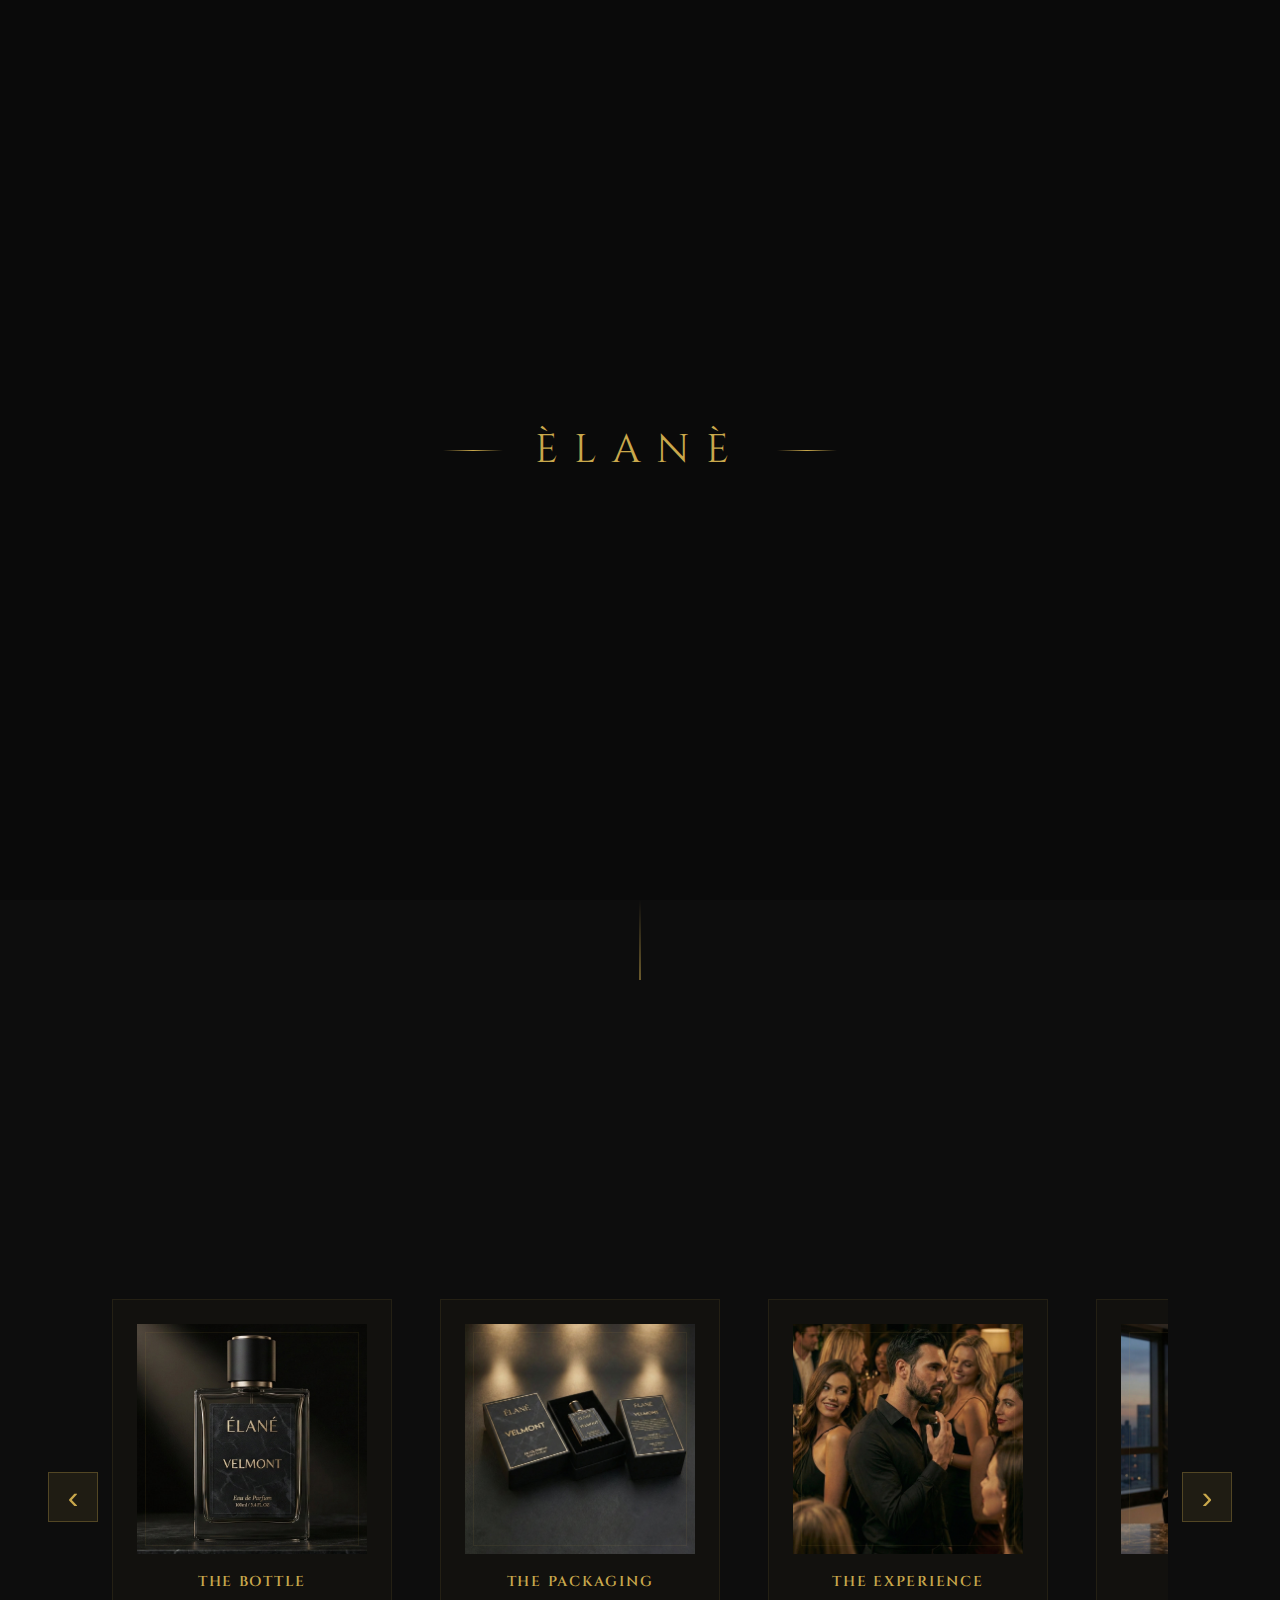
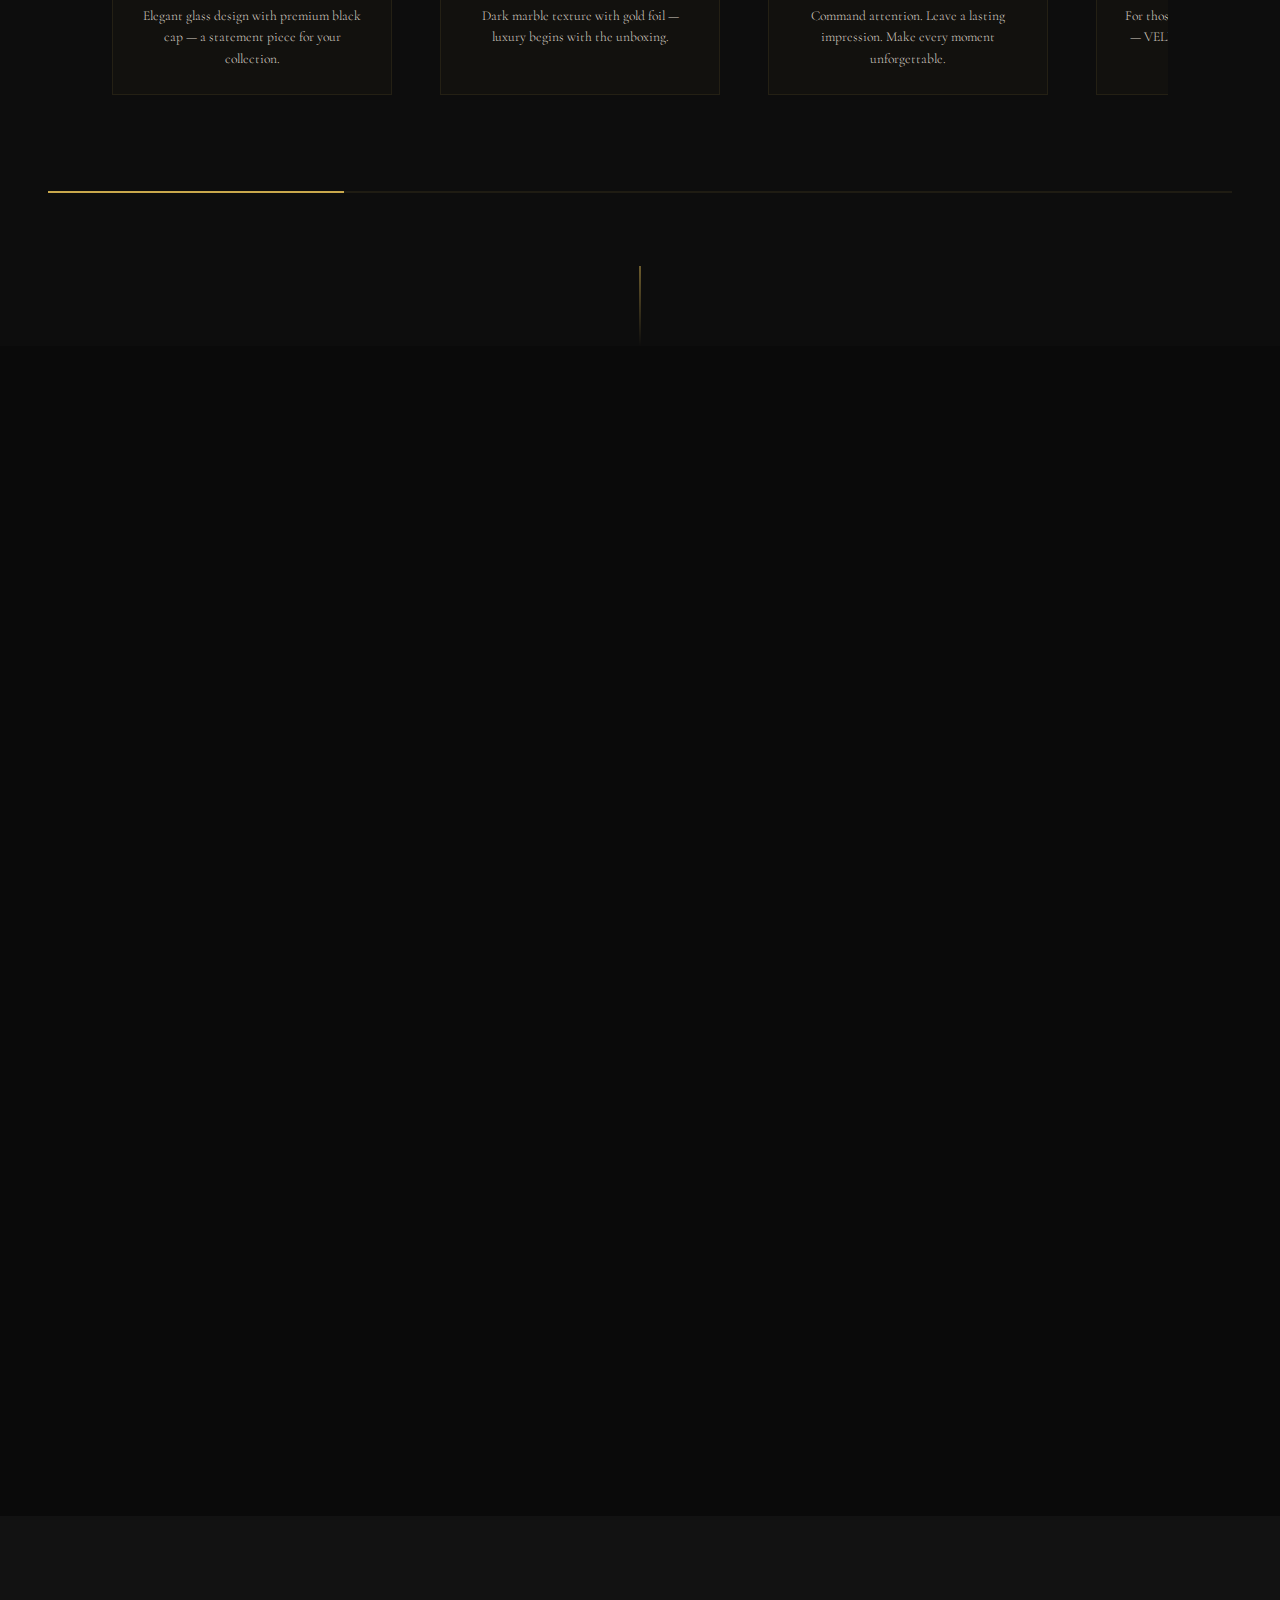
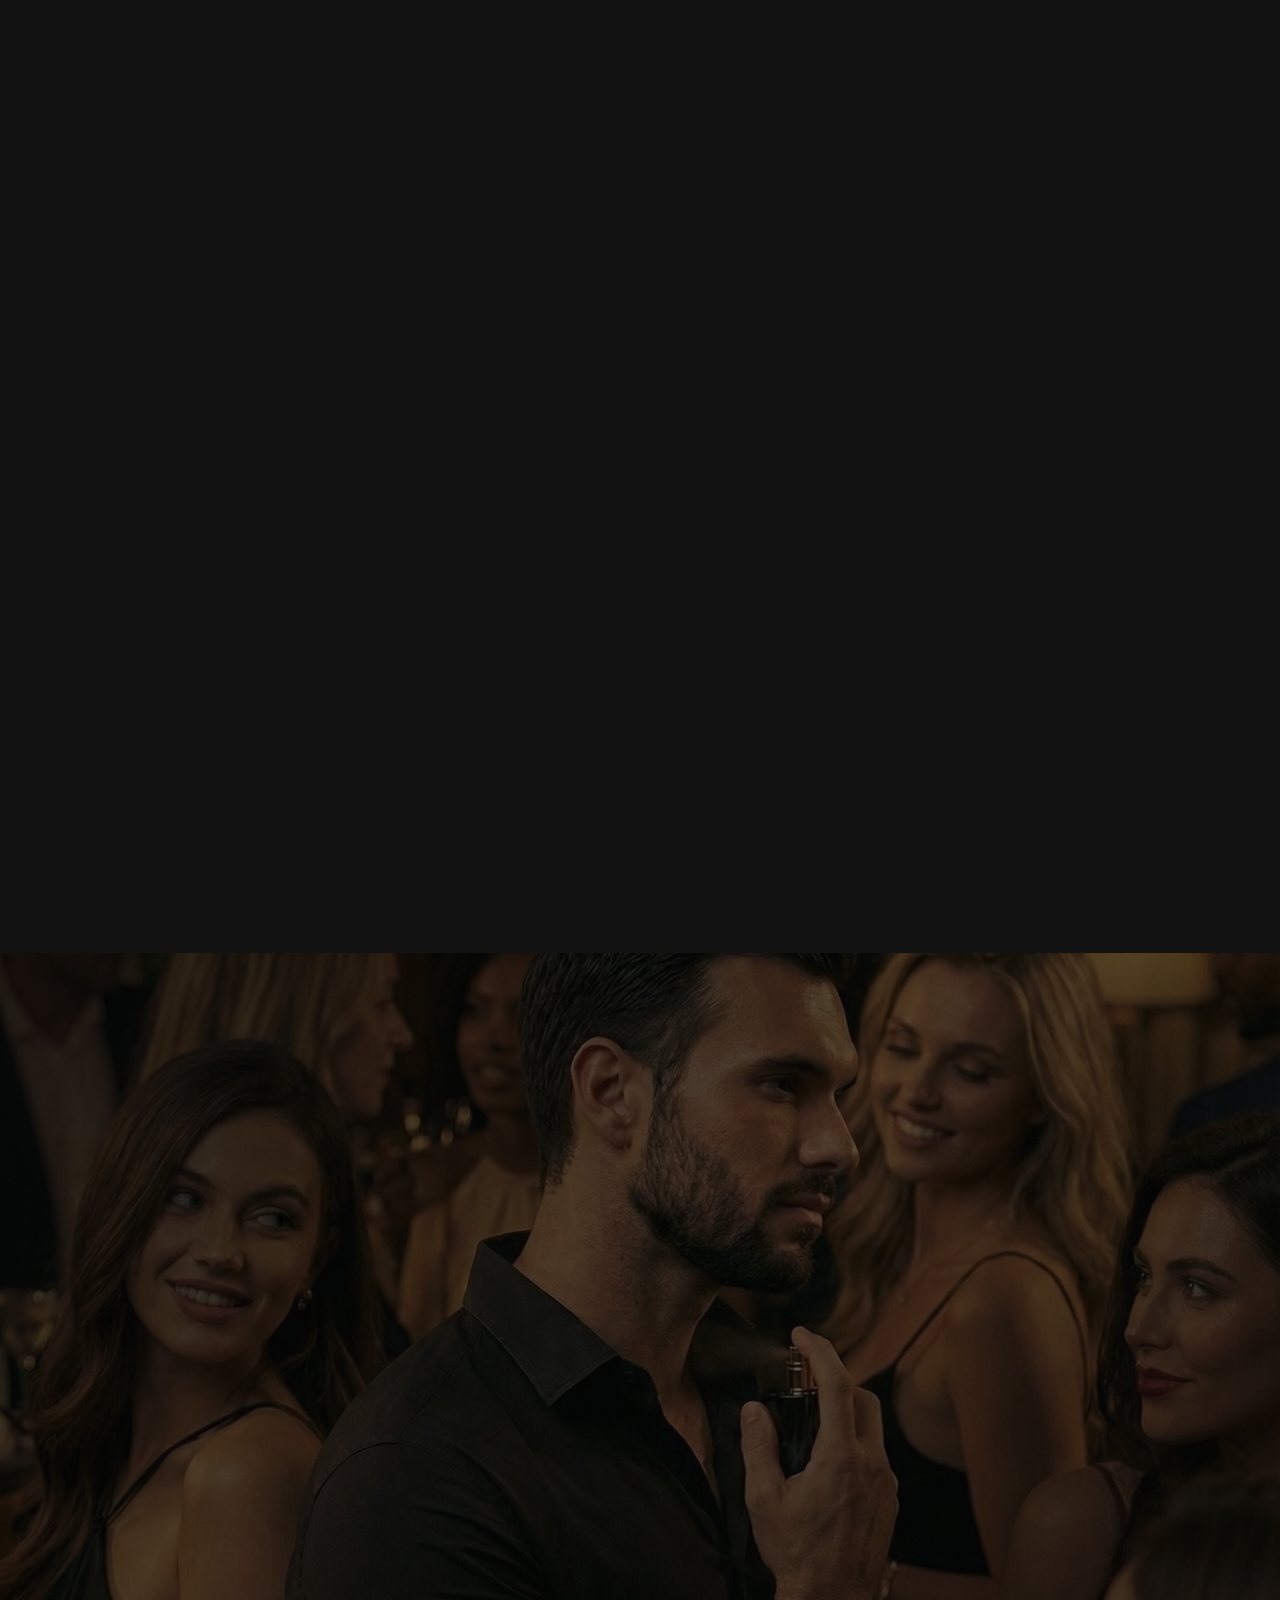
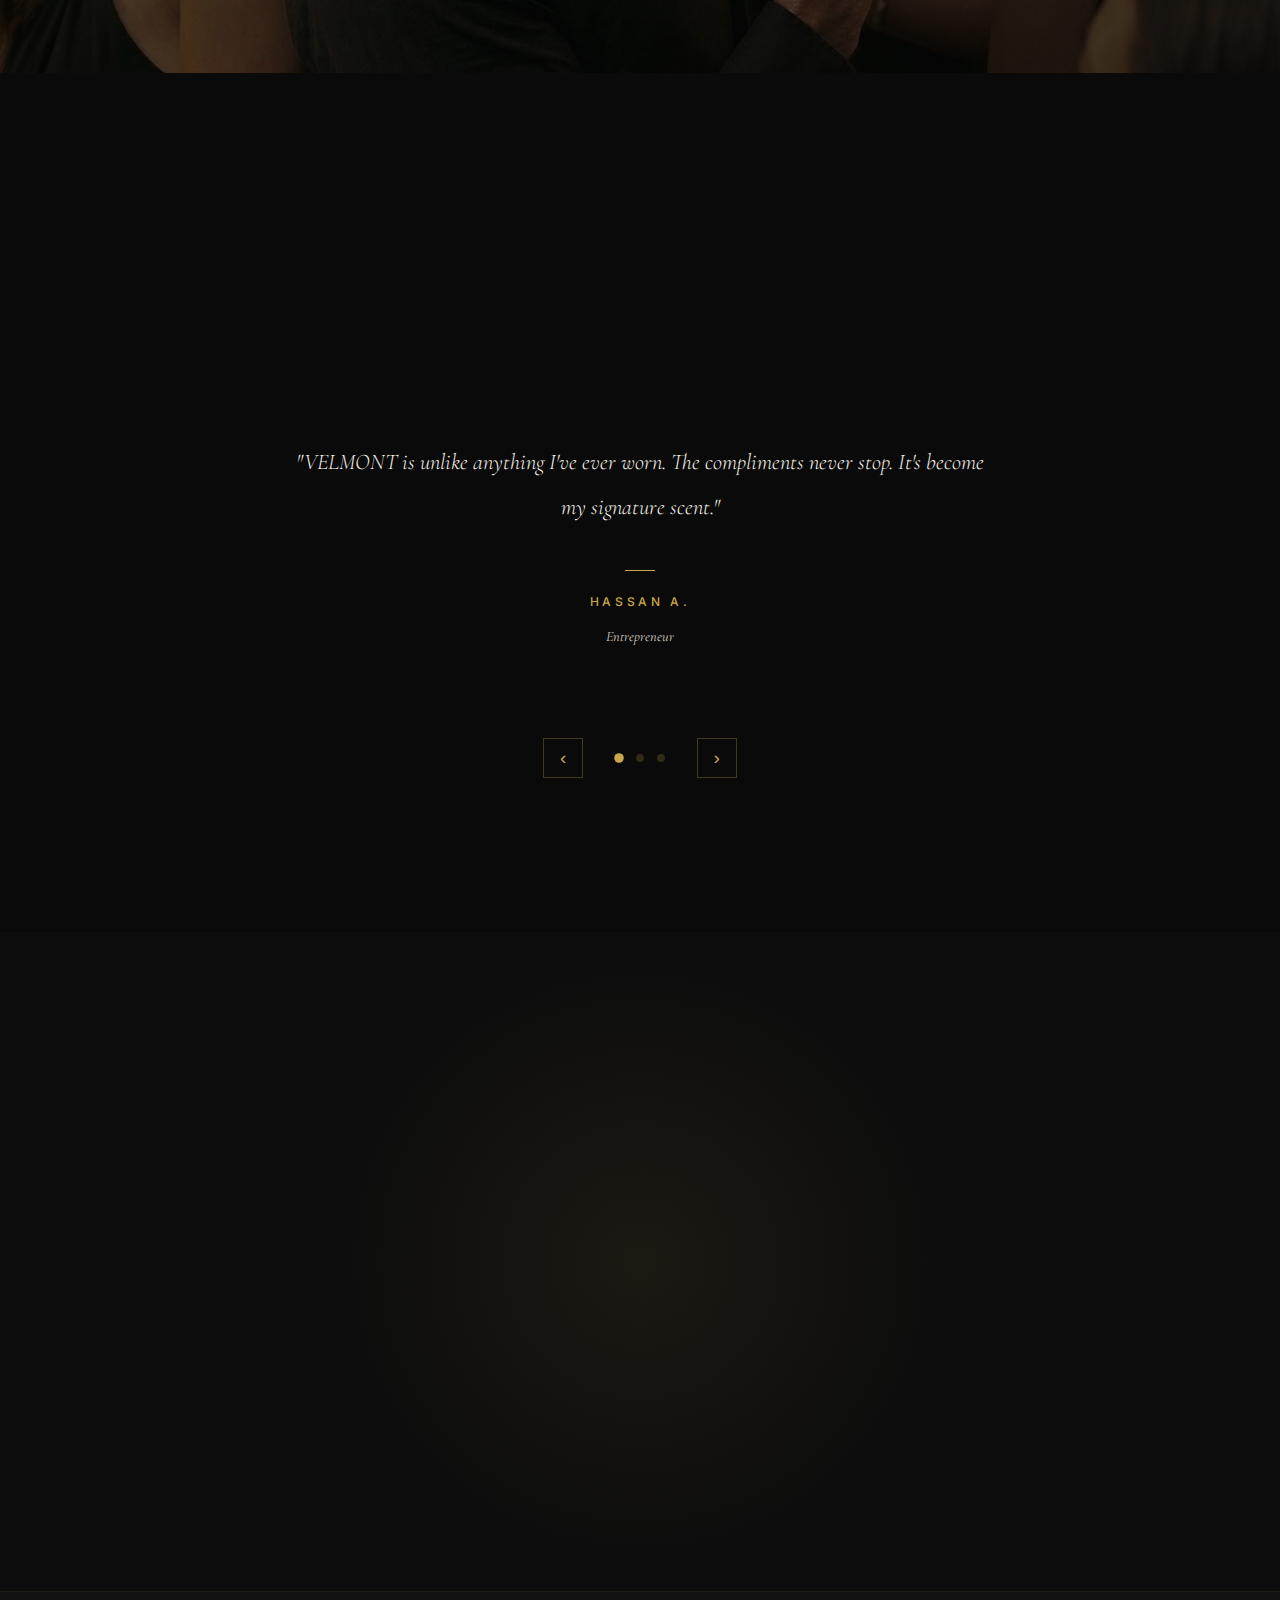
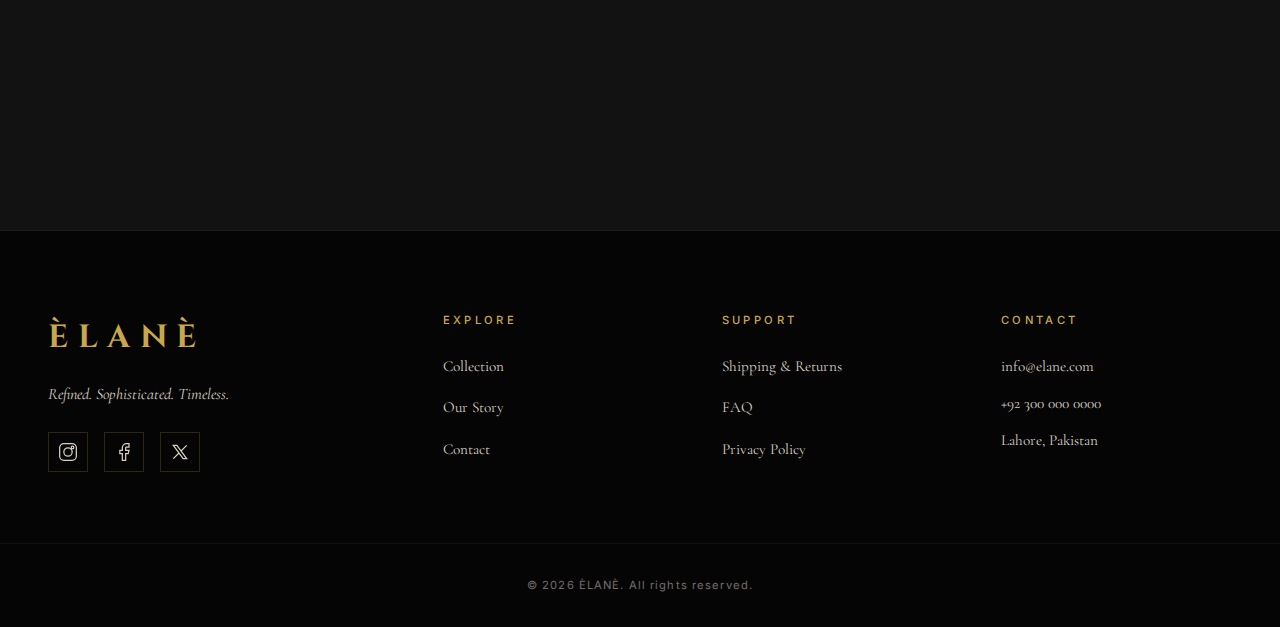
<file: index.html>
<!DOCTYPE html>
<html lang="en">

<head>
    <meta charset="UTF-8">
    <meta name="viewport" content="width=device-width, initial-scale=1.0">
    <title>ÈLANÈ — Premium Fragrances | Refined Luxury</title>
    <meta name="description"
        content="ÈLANÈ — A refined composition of citrus brightness, warm woods, and deep musky accords. Crafted for the modern connoisseur.">
    <link rel="stylesheet" href="style.css?v=2">
    <!-- Mobile navbar fix v2 -->
    <link rel="preconnect" href="https://fonts.googleapis.com">
    <link rel="preconnect" href="https://fonts.gstatic.com" crossorigin>
    <link
        href="https://fonts.googleapis.com/css2?family=Cinzel:wght@400;500;600;700;800;900&family=Cormorant+Garamond:ital,wght@0,300;0,400;0,500;0,600;1,300;1,400;1,500&family=Inter:wght@200;300;400;500;600&display=swap"
        rel="stylesheet">
</head>

<body>

    <!-- Preloader -->
    <div class="preloader" id="preloader">
        <div class="preloader-inner">
            <div class="preloader-line"></div>
            <span class="preloader-text">ÈLANÈ</span>
            <div class="preloader-line"></div>
        </div>
    </div>

    <!-- Custom Cursor -->
    <div class="cursor-dot" id="cursorDot"></div>
    <div class="cursor-outline" id="cursorOutline"></div>

    <!-- Navigation -->
    <nav class="nav" id="mainNav" style="position:fixed;top:0;left:0;right:0;z-index:9999;">
        <div class="nav-container">
            <a href="index.html" class="logo"
                style="color:#C9A84C;font-size:1.5rem;font-weight:700;text-decoration:none;letter-spacing:0.35em;">ÈLANÈ</a>
            <div class="nav-links" id="navLinks">
                <a href="index.html" class="nav-link active">HOME</a>
                <a href="collection.html" class="nav-link">COLLECTION</a>
                <a href="about.html" class="nav-link">OUR STORY</a>
                <a href="contact.html" class="nav-link">CONTACT</a>
            </div>
            <div class="nav-actions">
                <a href="collection.html" class="nav-cta">SHOP NOW</a>
                <div class="hamburger" id="hamburger">
                    <span style="width:24px;height:2px;background:#C9A84C;display:block;"></span>
                    <span style="width:24px;height:2px;background:#C9A84C;display:block;"></span>
                    <span style="width:24px;height:2px;background:#C9A84C;display:block;"></span>
                </div>
            </div>
        </div>
    </nav>

    <!-- Mobile Menu Overlay -->
    <div class="mobile-overlay" id="mobileOverlay"></div>

    <!-- Hero Section with Slider -->
    <section class="hero" id="home">
        <div class="hero-slider" id="heroSlider">
            <div class="hero-slide active">
                <picture>
                    <source media="(max-width: 768px)" srcset="h1m.png">
                    <source media="(min-width: 769px)" srcset="h1.png">
                    <img src="h1.png" alt="ÈLANÈ VELMONT — Premium Fragrance" class="hero-image">
                </picture>
                <div class="hero-overlay"></div>
            </div>
            <div class="hero-slide">
                <picture>
                    <source media="(max-width: 768px)" srcset="h2m.png">
                    <source media="(min-width: 769px)" srcset="h2.png">
                    <img src="h2.png" alt="ÈLANÈ Experience" class="hero-image">
                </picture>
                <div class="hero-overlay"></div>
            </div>
            <div class="hero-slide">
                <picture>
                    <source media="(max-width: 768px)" srcset="h3m.png">
                    <source media="(min-width: 769px)" srcset="h3.png">
                    <img src="h3.png" alt="ÈLANÈ Lifestyle" class="hero-image">
                </picture>
                <div class="hero-overlay"></div>
            </div>
        </div>
        <div class="hero-particles" id="heroParticles"></div>
        <a href="collection.html" class="hero-experience-btn">EXPERIENCE</a>
        <div class="hero-slider-dots" id="heroSliderDots">
            <span class="hero-dot active" data-slide="0"></span>
            <span class="hero-dot" data-slide="1"></span>
            <span class="hero-dot" data-slide="2"></span>
        </div>
    </section>

    <!-- Product Slider Section -->
    <section class="product-slider-section" id="productSlider">
        <div class="container">
            <div class="section-header reveal-up">
                <span class="section-label">SIGNATURE COLLECTION</span>
                <h2 class="section-title">Crafted to Perfection</h2>
                <div class="title-underline"></div>
            </div>
            <div class="product-slider-wrapper">
                <button class="slider-nav prev" id="productSliderPrev" aria-label="Previous product">‹</button>
                <div class="product-slider-track" id="productSliderTrack">
                    <div class="product-slide">
                        <div class="product-slide-image">
                            <img src="bottle.png" alt="VELMONT Bottle">
                        </div>
                        <div class="product-slide-content">
                            <h3 class="product-slide-title">THE BOTTLE</h3>
                            <p class="product-slide-desc">Elegant glass design with premium black cap — a statement
                                piece for your collection.</p>
                        </div>
                    </div>
                    <div class="product-slide">
                        <div class="product-slide-image">
                            <img src="box.png" alt="VELMONT Packaging">
                        </div>
                        <div class="product-slide-content">
                            <h3 class="product-slide-title">THE PACKAGING</h3>
                            <p class="product-slide-desc">Dark marble texture with gold foil — luxury begins with the
                                unboxing.</p>
                        </div>
                    </div>
                    <div class="product-slide">
                        <div class="product-slide-image">
                            <img src="ad.png" alt="VELMONT Experience">
                        </div>
                        <div class="product-slide-content">
                            <h3 class="product-slide-title">THE EXPERIENCE</h3>
                            <p class="product-slide-desc">Command attention. Leave a lasting impression. Make every
                                moment unforgettable.</p>
                        </div>
                    </div>
                    <div class="product-slide">
                        <div class="product-slide-image">
                            <img src="experience.png" alt="VELMONT Lifestyle">
                        </div>
                        <div class="product-slide-content">
                            <h3 class="product-slide-title">THE LIFESTYLE</h3>
                            <p class="product-slide-desc">For those who appreciate the finer things — VELMONT is more
                                than a fragrance.</p>
                        </div>
                    </div>
                </div>
                <button class="slider-nav next" id="productSliderNext" aria-label="Next product">›</button>
            </div>
            <div class="product-slider-progress" id="productSliderProgress">
                <div class="progress-bar"></div>
            </div>
        </div>
    </section>

    <!-- Product Showcase -->
    <section class="showcase" id="collection">
        <div class="container">
            <div class="section-header reveal-up">
                <span class="section-label">THE COLLECTION</span>
                <h2 class="section-title">Artistry in Every Detail</h2>
                <div class="title-underline"></div>
            </div>
            <div class="showcase-grid">
                <div class="showcase-card reveal-up" data-delay="0">
                    <div class="card-image-wrapper">
                        <img src="bottle.png" alt="ÈLANÈ VELMONT Bottle" class="card-image">
                        <div class="card-overlay">
                            <span class="card-overlay-text">VIEW DETAILS</span>
                        </div>
                    </div>
                    <div class="card-content">
                        <span class="card-label">THE BOTTLE</span>
                        <h3 class="card-title">VELMONT</h3>
                        <p class="card-desc">Eau de Parfum · 100ml</p>
                    </div>
                </div>
                <div class="showcase-card reveal-up" data-delay="200">
                    <div class="card-image-wrapper">
                        <img src="box.png" alt="ÈLANÈ VELMONT Packaging" class="card-image">
                        <div class="card-overlay">
                            <span class="card-overlay-text">VIEW DETAILS</span>
                        </div>
                    </div>
                    <div class="card-content">
                        <span class="card-label">THE PACKAGING</span>
                        <h3 class="card-title">Luxury Unboxed</h3>
                        <p class="card-desc">Premium presentation box</p>
                    </div>
                </div>
                <div class="showcase-card reveal-up" data-delay="400">
                    <div class="card-image-wrapper">
                        <img src="ad.png" alt="ÈLANÈ VELMONT Campaign" class="card-image">
                        <div class="card-overlay">
                            <span class="card-overlay-text">VIEW DETAILS</span>
                        </div>
                    </div>
                    <div class="card-content">
                        <span class="card-label">THE EXPERIENCE</span>
                        <h3 class="card-title">Command Attention</h3>
                        <p class="card-desc">Make every moment memorable</p>
                    </div>
                </div>
            </div>
        </div>
    </section>

    <!-- Scent Profile Section -->
    <section class="scent-profile" id="scentProfile">
        <div class="container">
            <div class="scent-grid">
                <div class="scent-image-wrapper reveal-left">
                    <img src="experience.png" alt="VELMONT Experience" class="scent-image">
                    <div class="scent-image-border"></div>
                </div>
                <div class="scent-details reveal-right">
                    <span class="section-label">THE FRAGRANCE</span>
                    <h2 class="section-title">VELMONT</h2>
                    <p class="scent-subtitle">Eau de Parfum</p>
                    <div class="title-underline align-left"></div>
                    <div class="notes-list">
                        <div class="note-item">
                            <div class="note-icon">◇</div>
                            <div class="note-info">
                                <span class="note-label">TOP NOTES</span>
                                <span class="note-value">Citrus Brightness · Bergamot · Pink Pepper</span>
                            </div>
                        </div>
                        <div class="note-item">
                            <div class="note-icon">◇</div>
                            <div class="note-info">
                                <span class="note-label">HEART NOTES</span>
                                <span class="note-value">Warm Woods · Iris · Amber</span>
                            </div>
                        </div>
                        <div class="note-item">
                            <div class="note-icon">◇</div>
                            <div class="note-info">
                                <span class="note-label">BASE NOTES</span>
                                <span class="note-value">Deep Musky Accords · Vetiver · Oud</span>
                            </div>
                        </div>
                    </div>
                    <div class="scent-meta">
                        <span>100ml / 3.4 FL.OZ</span>
                        <span class="meta-divider">|</span>
                        <span>Made in Pakistan</span>
                    </div>
                    <a href="collection.html" class="btn-gold">EXPLORE COLLECTION</a>
                </div>
            </div>
        </div>
    </section>

    <!-- Lifestyle Cinematic Section -->
    <section class="lifestyle">
        <div class="lifestyle-bg">
            <img src="ad.png" alt="ÈLANÈ Lifestyle" class="lifestyle-image">
            <div class="lifestyle-overlay"></div>
        </div>
        <div class="lifestyle-content reveal-up">
            <span class="section-label light">THE ESSENCE</span>
            <h2 class="lifestyle-title">Wear Your Confidence</h2>
            <p class="lifestyle-text">Every spray is a statement. Every moment, unforgettable. ÈLANÈ VELMONT is not just
                a fragrance — it's an aura that commands attention and leaves a lasting impression.</p>
            <a href="about.html" class="btn-outline-light">DISCOVER OUR STORY</a>
        </div>
    </section>

    <!-- Testimonials -->
    <section class="testimonials" id="testimonials">
        <div class="container">
            <div class="section-header reveal-up">
                <span class="section-label">TESTIMONIALS</span>
                <h2 class="section-title">What They Say</h2>
                <div class="title-underline"></div>
            </div>
            <div class="testimonial-slider" id="testimonialSlider">
                <div class="testimonial-track" id="testimonialTrack">
                    <div class="testimonial-card active">
                        <div class="testimonial-quote">"VELMONT is unlike anything I've ever worn. The compliments never
                            stop. It's become my signature scent."</div>
                        <div class="testimonial-author">
                            <div class="author-line"></div>
                            <span class="author-name">HASSAN A.</span>
                            <span class="author-title">Entrepreneur</span>
                        </div>
                    </div>
                    <div class="testimonial-card">
                        <div class="testimonial-quote">"From the packaging to the last note, everything about ÈLANÈ
                            screams luxury. Worth every penny."</div>
                        <div class="testimonial-author">
                            <div class="author-line"></div>
                            <span class="author-name">SARAH K.</span>
                            <span class="author-title">Fashion Designer</span>
                        </div>
                    </div>
                    <div class="testimonial-card">
                        <div class="testimonial-quote">"I've tried countless premium fragrances, but VELMONT stands in a
                            league of its own. Truly refined."</div>
                        <div class="testimonial-author">
                            <div class="author-line"></div>
                            <span class="author-name">AHMED R.</span>
                            <span class="author-title">Creative Director</span>
                        </div>
                    </div>
                </div>
                <div class="testimonial-controls">
                    <button class="testimonial-btn prev" id="prevTestimonial"
                        aria-label="Previous testimonial">‹</button>
                    <div class="testimonial-dots" id="testimonialDots">
                        <span class="dot active"></span>
                        <span class="dot"></span>
                        <span class="dot"></span>
                    </div>
                    <button class="testimonial-btn next" id="nextTestimonial" aria-label="Next testimonial">›</button>
                </div>
            </div>
        </div>
    </section>

    <!-- CTA Section -->
    <section class="cta-section">
        <div class="cta-glow"></div>
        <div class="container">
            <div class="cta-content reveal-up">
                <span class="section-label">LIMITED EDITION</span>
                <h2 class="cta-title">Experience ÈLANÈ</h2>
                <p class="cta-text">Reserve your bottle of refined luxury. Join the distinguished few who wear VELMONT.
                </p>
                <div class="cta-buttons">
                    <a href="collection.html" class="btn-gold large">ORDER NOW</a>
                    <a href="about.html" class="btn-outline large">LEARN MORE</a>
                </div>
            </div>
        </div>
    </section>

    <!-- Newsletter -->
    <section class="newsletter">
        <div class="container">
            <div class="newsletter-wrapper reveal-up">
                <div class="newsletter-content">
                    <h3 class="newsletter-title">Join the Inner Circle</h3>
                    <p class="newsletter-text">Be the first to discover new fragrances, exclusive offers, and
                        behind-the-scenes stories.</p>
                </div>
                <form class="newsletter-form" id="newsletterForm">
                    <div class="input-group">
                        <input type="email" placeholder="Your email address" class="newsletter-input" required>
                        <button type="submit" class="newsletter-btn">SUBSCRIBE</button>
                    </div>
                </form>
            </div>
        </div>
    </section>

    <!-- Footer -->
    <footer class="footer">
        <div class="container">
            <div class="footer-grid">
                <div class="footer-brand">
                    <h3 class="footer-logo">ÈLANÈ</h3>
                    <p class="footer-tagline">Refined. Sophisticated. Timeless.</p>
                    <div class="footer-social">
                        <a href="#" class="social-link" aria-label="Instagram">
                            <svg width="20" height="20" viewBox="0 0 24 24" fill="none" stroke="currentColor"
                                stroke-width="1.5">
                                <rect x="2" y="2" width="20" height="20" rx="5" />
                                <circle cx="12" cy="12" r="5" />
                                <circle cx="17.5" cy="6.5" r="1.5" />
                            </svg>
                        </a>
                        <a href="#" class="social-link" aria-label="Facebook">
                            <svg width="20" height="20" viewBox="0 0 24 24" fill="none" stroke="currentColor"
                                stroke-width="1.5">
                                <path d="M18 2h-3a5 5 0 0 0-5 5v3H7v4h3v8h4v-8h3l1-4h-4V7a1 1 0 0 1 1-1h3z" />
                            </svg>
                        </a>
                        <a href="#" class="social-link" aria-label="Twitter">
                            <svg width="20" height="20" viewBox="0 0 24 24" fill="none" stroke="currentColor"
                                stroke-width="1.5">
                                <path d="M4 4l11.733 16h4.267l-11.733 -16h-4.267z" />
                                <path d="M4 20l6.768 -6.768m2.46 -2.46l6.772 -6.772" />
                            </svg>
                        </a>
                    </div>
                </div>
                <div class="footer-column">
                    <h4 class="footer-heading">EXPLORE</h4>
                    <a href="collection.html" class="footer-link">Collection</a>
                    <a href="about.html" class="footer-link">Our Story</a>
                    <a href="contact.html" class="footer-link">Contact</a>
                </div>
                <div class="footer-column">
                    <h4 class="footer-heading">SUPPORT</h4>
                    <a href="contact.html" class="footer-link">Shipping & Returns</a>
                    <a href="contact.html" class="footer-link">FAQ</a>
                    <a href="contact.html" class="footer-link">Privacy Policy</a>
                </div>
                <div class="footer-column">
                    <h4 class="footer-heading">CONTACT</h4>
                    <p class="footer-info">info@elane.com</p>
                    <p class="footer-info">+92 300 000 0000</p>
                    <p class="footer-info">Lahore, Pakistan</p>
                </div>
            </div>
        </div>
        <div class="footer-bottom">
            <div class="container">
                <p>&copy; 2026 ÈLANÈ. All rights reserved.</p>
            </div>
        </div>
    </footer>

    <script src="script.js?v=2"></script>
</body>

</html>
</file>
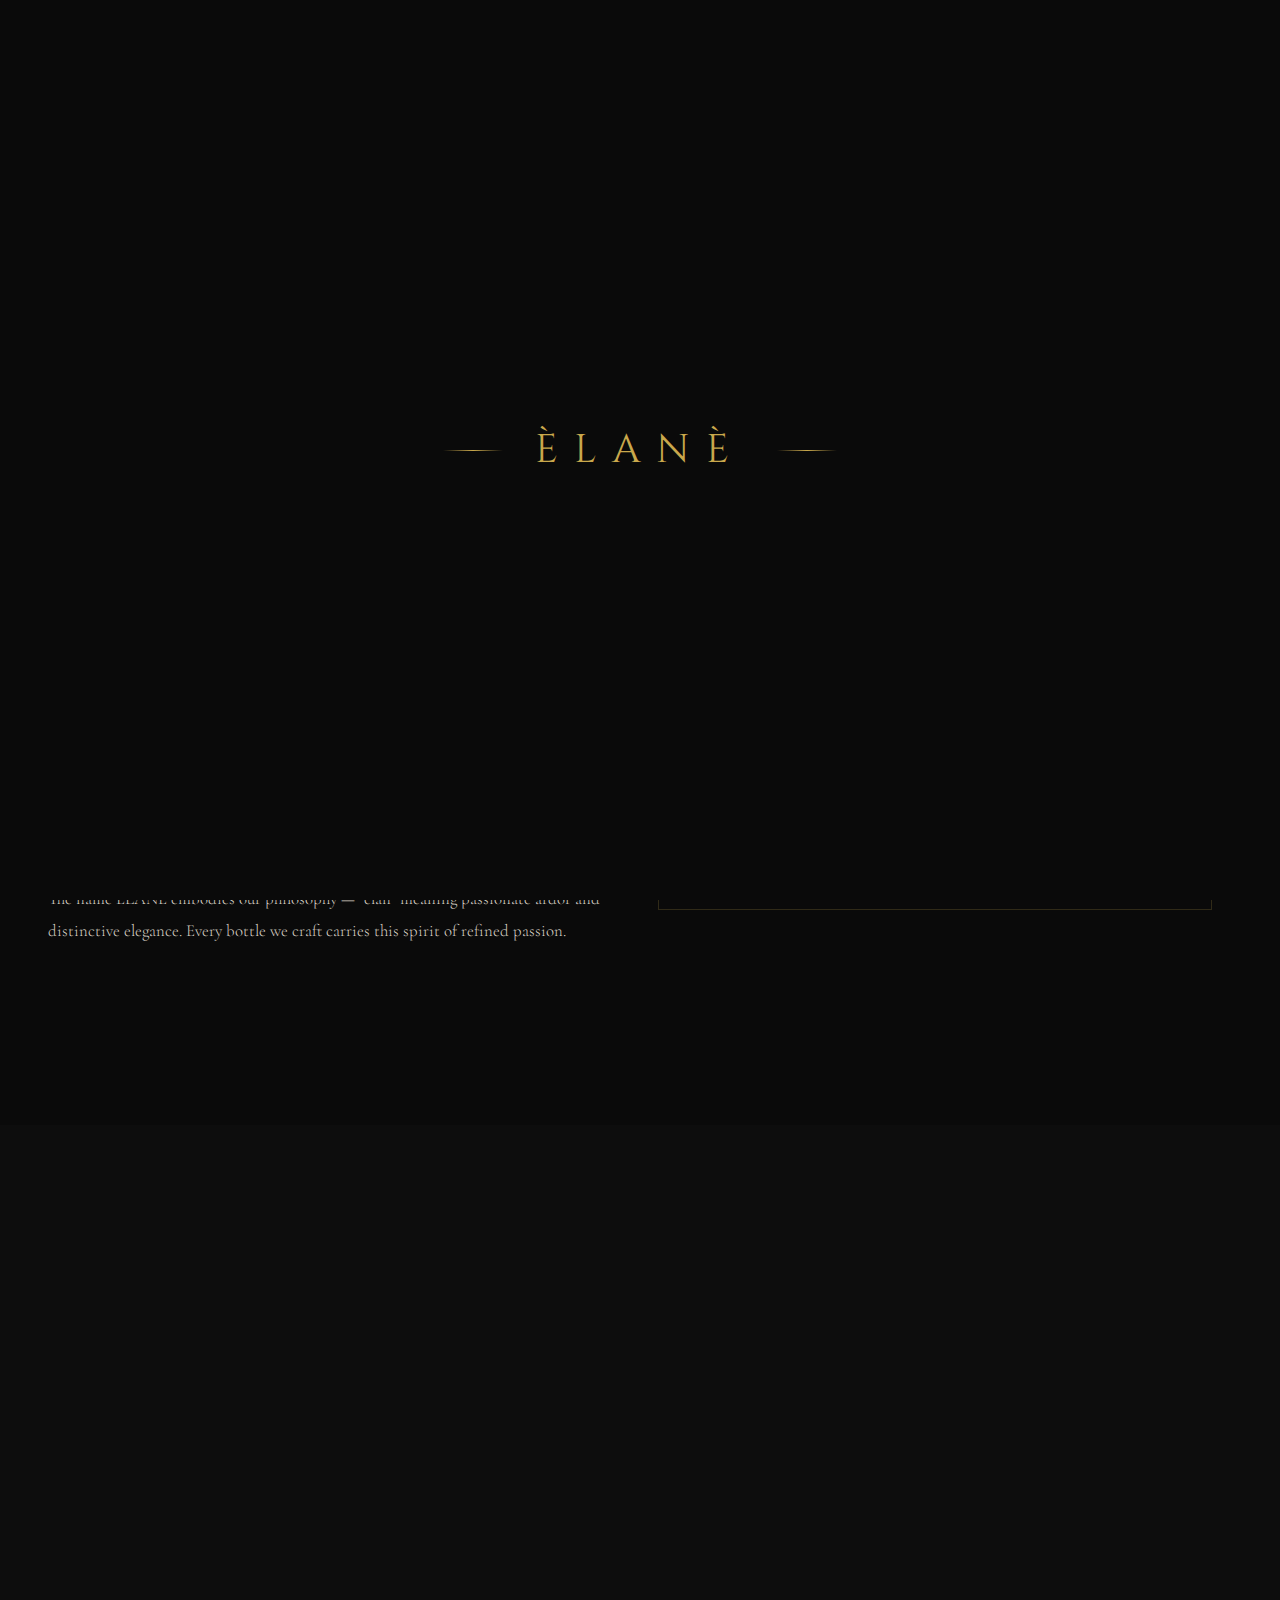
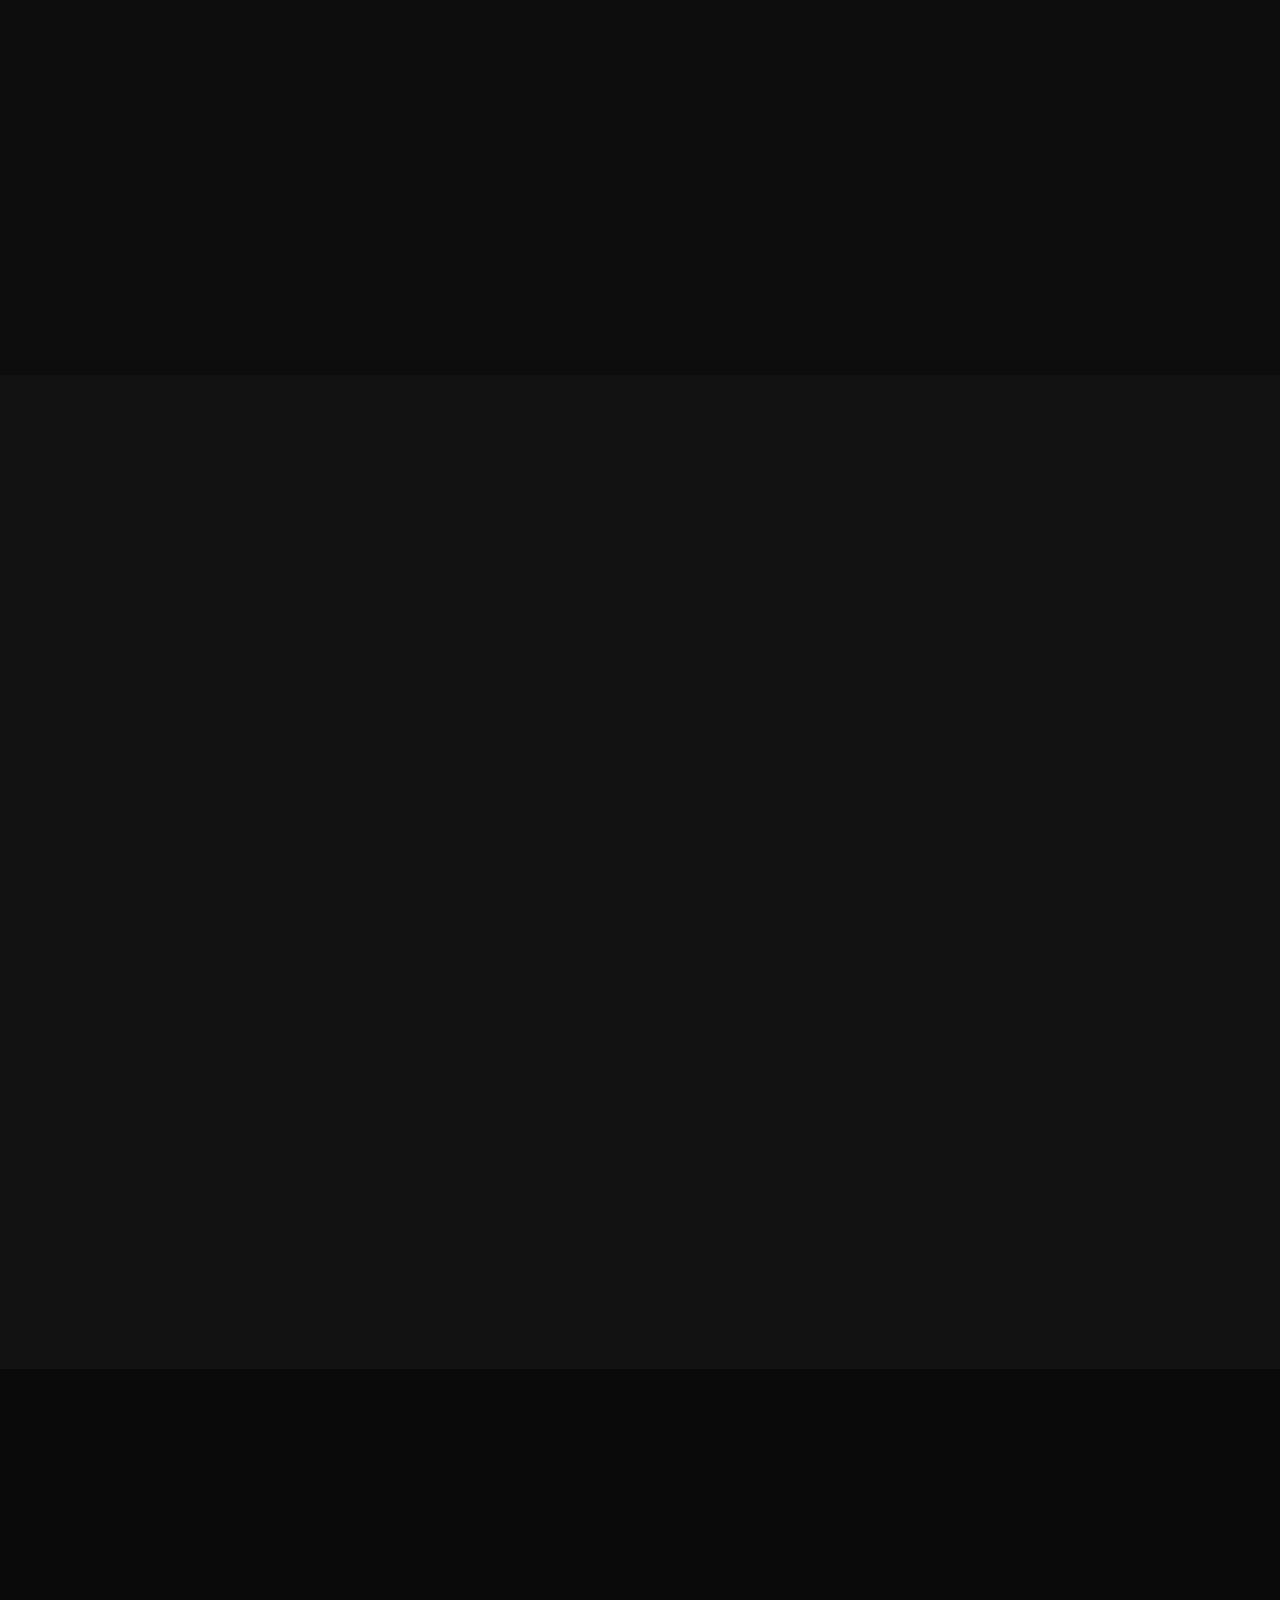
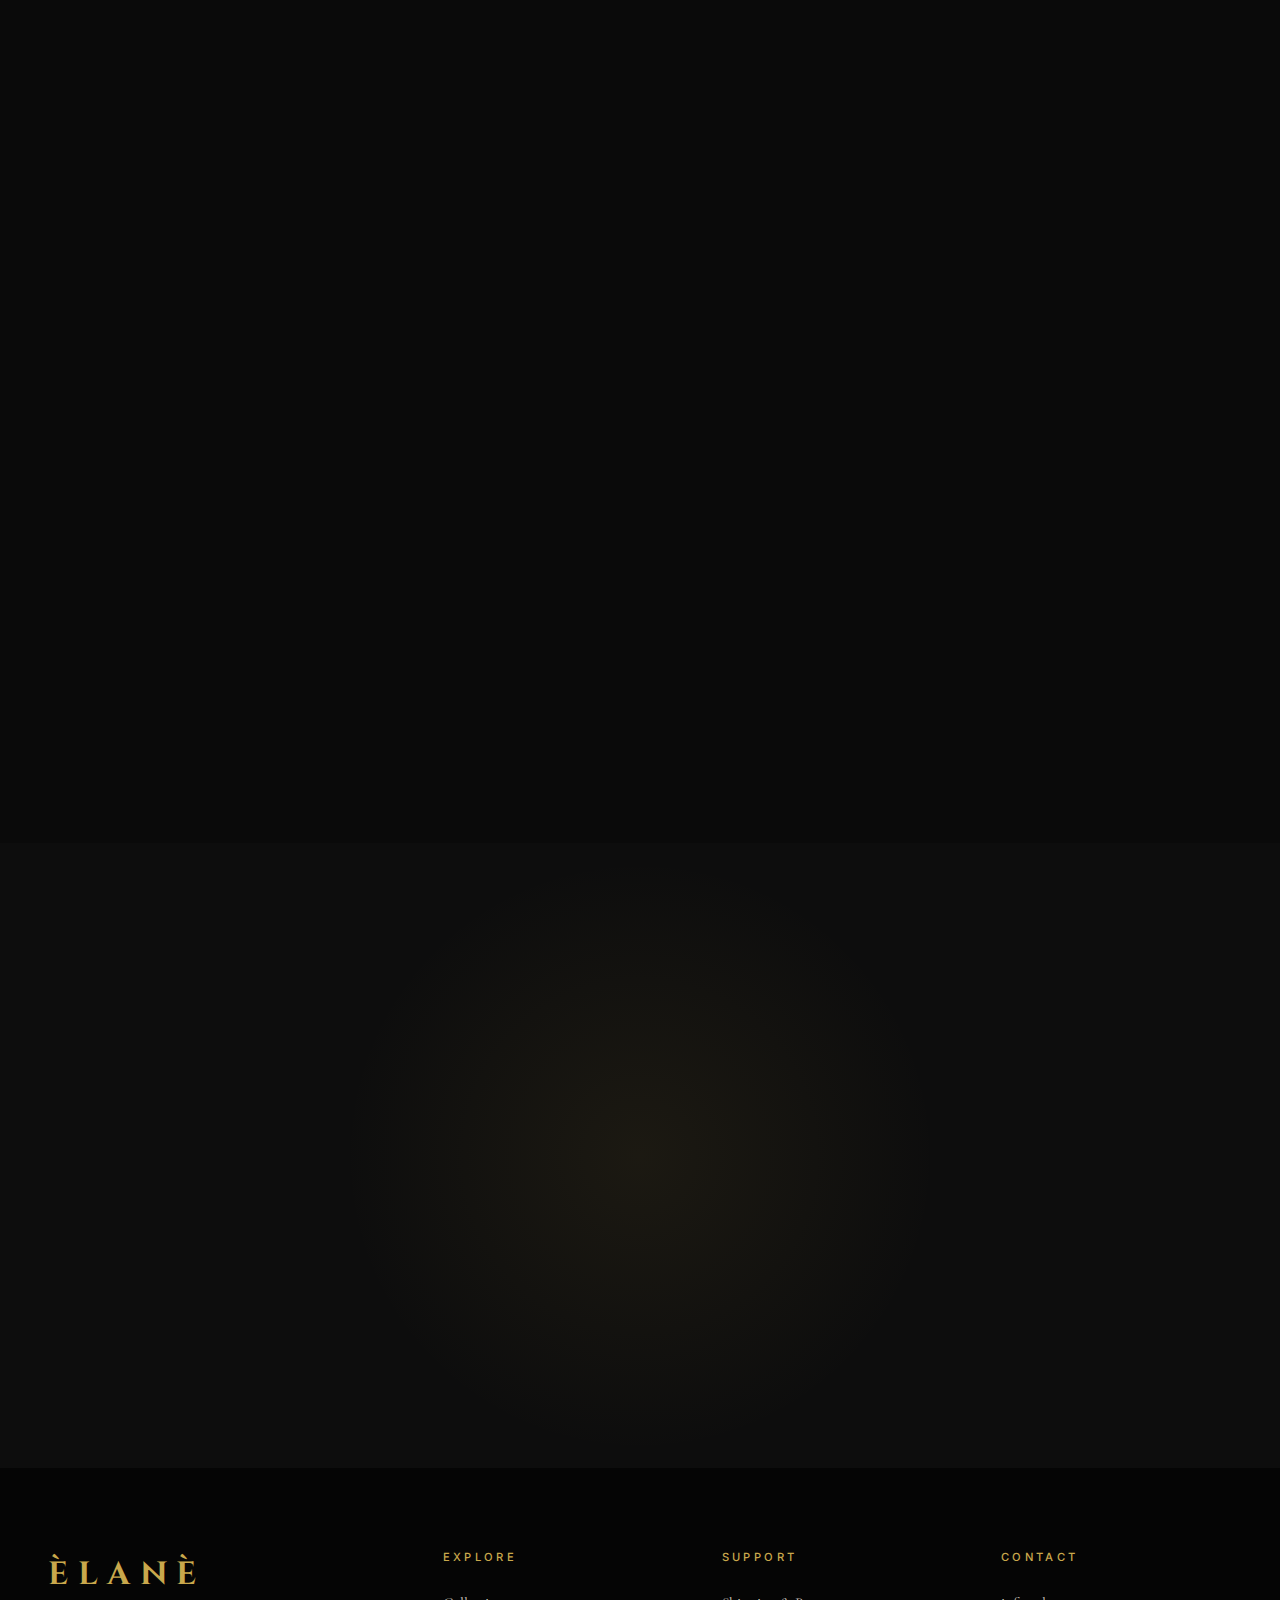
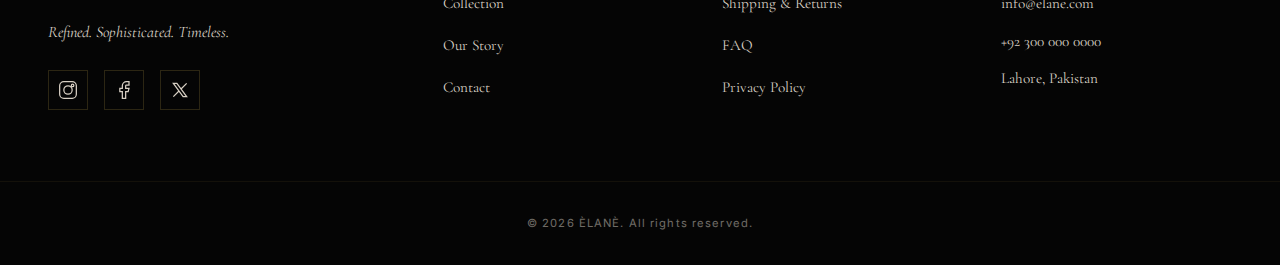
<file: about.html>
<!DOCTYPE html>
<html lang="en">

<head>
    <meta charset="UTF-8">
    <meta name="viewport" content="width=device-width, initial-scale=1.0">
    <title>Our Story — ÈLANÈ Premium Fragrances</title>
    <meta name="description"
        content="Discover the story behind ÈLANÈ — a premium fragrance house dedicated to crafting refined, sophisticated scents for the modern connoisseur.">
    <link rel="stylesheet" href="style.css?v=2">
    <link rel="preconnect" href="https://fonts.googleapis.com">
    <link rel="preconnect" href="https://fonts.gstatic.com" crossorigin>
    <link
        href="https://fonts.googleapis.com/css2?family=Cinzel:wght@400;500;600;700;800;900&family=Cormorant+Garamond:ital,wght@0,300;0,400;0,500;0,600;1,300;1,400;1,500&family=Inter:wght@200;300;400;500;600&display=swap"
        rel="stylesheet">
</head>

<body>

    <!-- Preloader -->
    <div class="preloader" id="preloader">
        <div class="preloader-inner">
            <div class="preloader-line"></div>
            <span class="preloader-text">ÈLANÈ</span>
            <div class="preloader-line"></div>
        </div>
    </div>

    <!-- Custom Cursor -->
    <div class="cursor-dot" id="cursorDot"></div>
    <div class="cursor-outline" id="cursorOutline"></div>

    <!-- Navigation -->
    <nav class="nav" id="mainNav" style="position:fixed;top:0;left:0;right:0;z-index:9999;">
        <div class="nav-container">
            <a href="index.html" class="logo"
                style="color:#C9A84C;font-size:1.5rem;font-weight:700;text-decoration:none;letter-spacing:0.35em;">ÈLANÈ</a>
            <div class="nav-links" id="navLinks">
                <a href="index.html" class="nav-link">HOME</a>
                <a href="collection.html" class="nav-link">COLLECTION</a>
                <a href="about.html" class="nav-link active">OUR STORY</a>
                <a href="contact.html" class="nav-link">CONTACT</a>
            </div>
            <div class="nav-actions">
                <a href="collection.html" class="nav-cta">SHOP NOW</a>
                <div class="hamburger" id="hamburger">
                    <span style="width:24px;height:2px;background:#C9A84C;display:block;"></span>
                    <span style="width:24px;height:2px;background:#C9A84C;display:block;"></span>
                    <span style="width:24px;height:2px;background:#C9A84C;display:block;"></span>
                </div>
            </div>
        </div>
    </nav>

    <!-- Mobile Menu Overlay -->
    <div class="mobile-overlay" id="mobileOverlay"></div>

    <!-- Page Hero -->
    <section class="page-hero">
        <span class="section-label">EST. 2025 · PAKISTAN</span>
        <h1 class="section-title">Our Story</h1>
        <div class="title-underline"></div>
    </section>

    <!-- Brand Origin -->
    <section class="about-origin">
        <div class="container">
            <div class="origin-grid">
                <div class="origin-content reveal-left">
                    <span class="section-label">THE BEGINNING</span>
                    <h2 class="section-title">Born from Passion</h2>
                    <div class="title-underline align-left"></div>
                    <p class="origin-text">
                        ÈLANÈ was born from a singular conviction: that premium fragrance shouldn't be
                        a privilege reserved for the few, but an experience accessible to every discerning
                        individual. Founded in Pakistan, we set out to create fragrances that rival
                        the world's finest — at a price that respects our customers.
                    </p>
                    <p class="origin-text">
                        The name ÈLANÈ embodies our philosophy — "élan" meaning passionate ardor
                        and distinctive elegance. Every bottle we craft carries this spirit of refined passion.
                    </p>
                </div>
                <div class="origin-image-wrap reveal-right">
                    <img src="hero.png" alt="ÈLANÈ Brand Story" class="origin-img">
                    <div class="origin-border"></div>
                </div>
            </div>
        </div>
    </section>

    <!-- Philosophy -->
    <section class="about-philosophy">
        <div class="container">
            <div class="section-header reveal-up">
                <span class="section-label">OUR PHILOSOPHY</span>
                <h2 class="section-title">The Art of Refinement</h2>
                <div class="title-underline"></div>
            </div>
            <div class="philosophy-grid">
                <div class="philosophy-card reveal-up" data-delay="0">
                    <div class="philosophy-icon">◈</div>
                    <h3 class="philosophy-title">Premium Ingredients</h3>
                    <p class="philosophy-text">We source the finest raw materials from around the world — from French
                        bergamot to Indian sandalwood — ensuring every note is authentic and exquisite.</p>
                </div>
                <div class="philosophy-card reveal-up" data-delay="200">
                    <div class="philosophy-icon">◈</div>
                    <h3 class="philosophy-title">Expert Craftsmanship</h3>
                    <p class="philosophy-text">Each fragrance is meticulously composed through months of refinement,
                        balancing art and science to create olfactory masterpieces that evolve beautifully on skin.</p>
                </div>
                <div class="philosophy-card reveal-up" data-delay="400">
                    <div class="philosophy-icon">◈</div>
                    <h3 class="philosophy-title">Luxury Experience</h3>
                    <p class="philosophy-text">From the first glance at our packaging to the last lingering note on your
                        skin, every touchpoint is designed to deliver an uncompromising luxury experience.</p>
                </div>
            </div>
        </div>
    </section>

    <!-- Craft Section -->
    <section class="about-craft">
        <div class="container">
            <div class="craft-grid">
                <div class="craft-image-wrap reveal-left">
                    <img src="experience.png" alt="The ÈLANÈ Craft" class="craft-img">
                </div>
                <div class="craft-content reveal-right">
                    <span class="section-label">THE CRAFT</span>
                    <h2 class="section-title">Precision & Passion</h2>
                    <div class="title-underline align-left"></div>
                    <p class="craft-text">
                        Creating an ÈLANÈ fragrance is a journey of hundreds of iterations.
                        Our compositions undergo rigorous testing across different skin types,
                        climates, and occasions — ensuring that every bottle delivers consistent,
                        long-lasting performance.
                    </p>
                    <p class="craft-text">
                        We believe that a great fragrance is one that creates an emotional connection.
                        VELMONT was designed to evoke confidence, sophistication, and an undeniable
                        magnetic presence — qualities that define the ÈLANÈ customer.
                    </p>
                    <div class="craft-stats">
                        <div class="stat">
                            <span class="stat-number">100+</span>
                            <span class="stat-label">Iterations</span>
                        </div>
                        <div class="stat">
                            <span class="stat-number">12+</span>
                            <span class="stat-label">Premium Notes</span>
                        </div>
                        <div class="stat">
                            <span class="stat-number">8-12</span>
                            <span class="stat-label">Hours Longevity</span>
                        </div>
                    </div>
                </div>
            </div>
        </div>
    </section>

    <!-- Values -->
    <section class="about-values">
        <div class="container">
            <div class="section-header reveal-up">
                <span class="section-label">WHAT DRIVES US</span>
                <h2 class="section-title">Our Values</h2>
                <div class="title-underline"></div>
            </div>
            <div class="values-grid">
                <div class="value-item reveal-up" data-delay="0">
                    <span class="value-number">01</span>
                    <h3 class="value-title">Uncompromising Quality</h3>
                    <p class="value-text">We never cut corners. Every ingredient, every bottle, every box meets the
                        highest standards of luxury.</p>
                </div>
                <div class="value-item reveal-up" data-delay="150">
                    <span class="value-number">02</span>
                    <h3 class="value-title">Accessible Luxury</h3>
                    <p class="value-text">Premium doesn't have to mean unattainable. We deliver world-class fragrance at
                        a fair price.</p>
                </div>
                <div class="value-item reveal-up" data-delay="300">
                    <span class="value-number">03</span>
                    <h3 class="value-title">Customer First</h3>
                    <p class="value-text">Every decision we make starts with our customer. Your experience is our
                        highest priority.</p>
                </div>
                <div class="value-item reveal-up" data-delay="450">
                    <span class="value-number">04</span>
                    <h3 class="value-title">Pakistani Pride</h3>
                    <p class="value-text">Proudly made in Pakistan. We're here to prove that world-class luxury can come
                        from anywhere.</p>
                </div>
            </div>
        </div>
    </section>

    <!-- CTA -->
    <section class="cta-section">
        <div class="cta-glow"></div>
        <div class="container">
            <div class="cta-content reveal-up">
                <span class="section-label">JOIN THE JOURNEY</span>
                <h2 class="cta-title">Experience ÈLANÈ</h2>
                <p class="cta-text">Discover what refined luxury feels like. Explore our collection.</p>
                <div class="cta-buttons">
                    <a href="collection.html" class="btn-gold large">EXPLORE COLLECTION</a>
                    <a href="contact.html" class="btn-outline large">GET IN TOUCH</a>
                </div>
            </div>
        </div>
    </section>

    <!-- Footer -->
    <footer class="footer">
        <div class="container">
            <div class="footer-grid">
                <div class="footer-brand">
                    <h3 class="footer-logo">ÈLANÈ</h3>
                    <p class="footer-tagline">Refined. Sophisticated. Timeless.</p>
                    <div class="footer-social">
                        <a href="#" class="social-link" aria-label="Instagram">
                            <svg width="20" height="20" viewBox="0 0 24 24" fill="none" stroke="currentColor"
                                stroke-width="1.5">
                                <rect x="2" y="2" width="20" height="20" rx="5" />
                                <circle cx="12" cy="12" r="5" />
                                <circle cx="17.5" cy="6.5" r="1.5" />
                            </svg>
                        </a>
                        <a href="#" class="social-link" aria-label="Facebook">
                            <svg width="20" height="20" viewBox="0 0 24 24" fill="none" stroke="currentColor"
                                stroke-width="1.5">
                                <path d="M18 2h-3a5 5 0 0 0-5 5v3H7v4h3v8h4v-8h3l1-4h-4V7a1 1 0 0 1 1-1h3z" />
                            </svg>
                        </a>
                        <a href="#" class="social-link" aria-label="Twitter">
                            <svg width="20" height="20" viewBox="0 0 24 24" fill="none" stroke="currentColor"
                                stroke-width="1.5">
                                <path d="M4 4l11.733 16h4.267l-11.733 -16h-4.267z" />
                                <path d="M4 20l6.768 -6.768m2.46 -2.46l6.772 -6.772" />
                            </svg>
                        </a>
                    </div>
                </div>
                <div class="footer-column">
                    <h4 class="footer-heading">EXPLORE</h4>
                    <a href="collection.html" class="footer-link">Collection</a>
                    <a href="about.html" class="footer-link">Our Story</a>
                    <a href="contact.html" class="footer-link">Contact</a>
                </div>
                <div class="footer-column">
                    <h4 class="footer-heading">SUPPORT</h4>
                    <a href="contact.html" class="footer-link">Shipping & Returns</a>
                    <a href="contact.html" class="footer-link">FAQ</a>
                    <a href="contact.html" class="footer-link">Privacy Policy</a>
                </div>
                <div class="footer-column">
                    <h4 class="footer-heading">CONTACT</h4>
                    <p class="footer-info">info@elane.com</p>
                    <p class="footer-info">+92 300 000 0000</p>
                    <p class="footer-info">Lahore, Pakistan</p>
                </div>
            </div>
        </div>
        <div class="footer-bottom">
            <div class="container">
                <p>&copy; 2026 ÈLANÈ. All rights reserved.</p>
            </div>
        </div>
    </footer>

    <script src="script.js?v=2"></script>
</body>

</html>
</file>
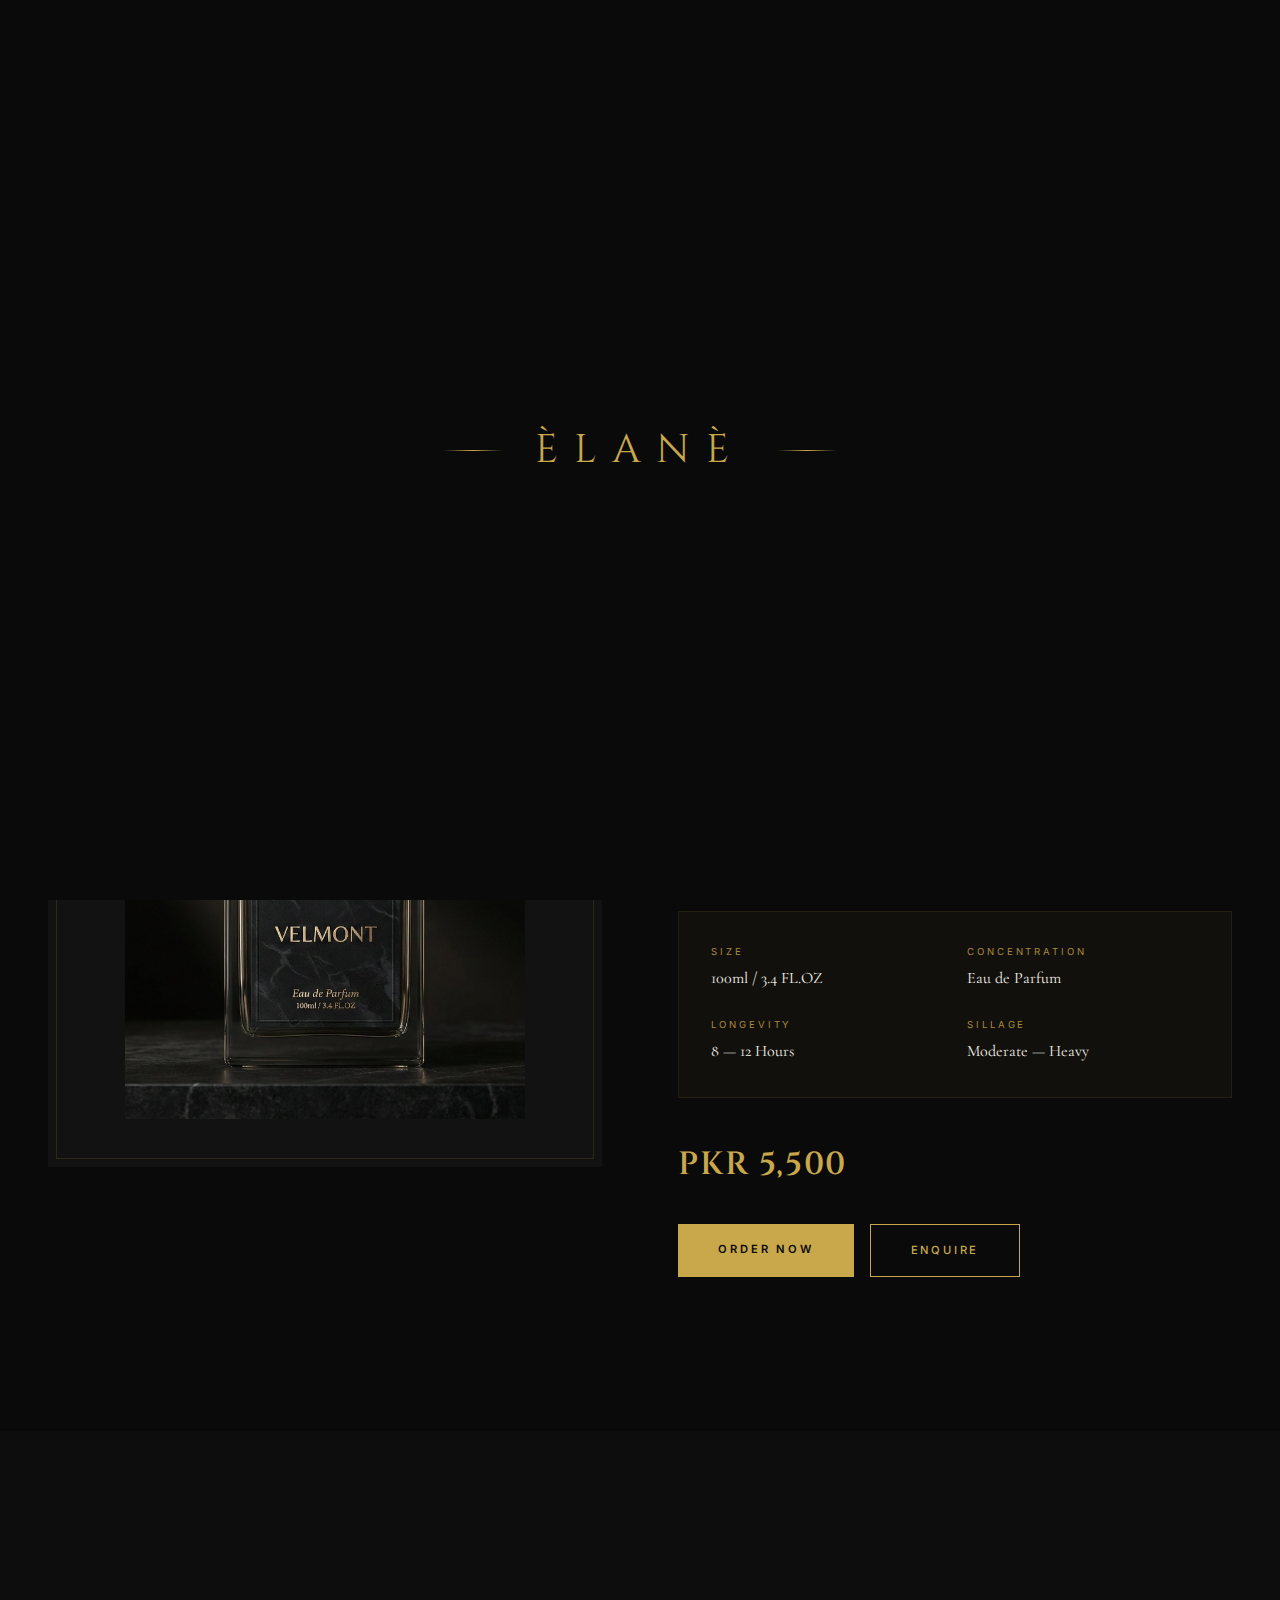
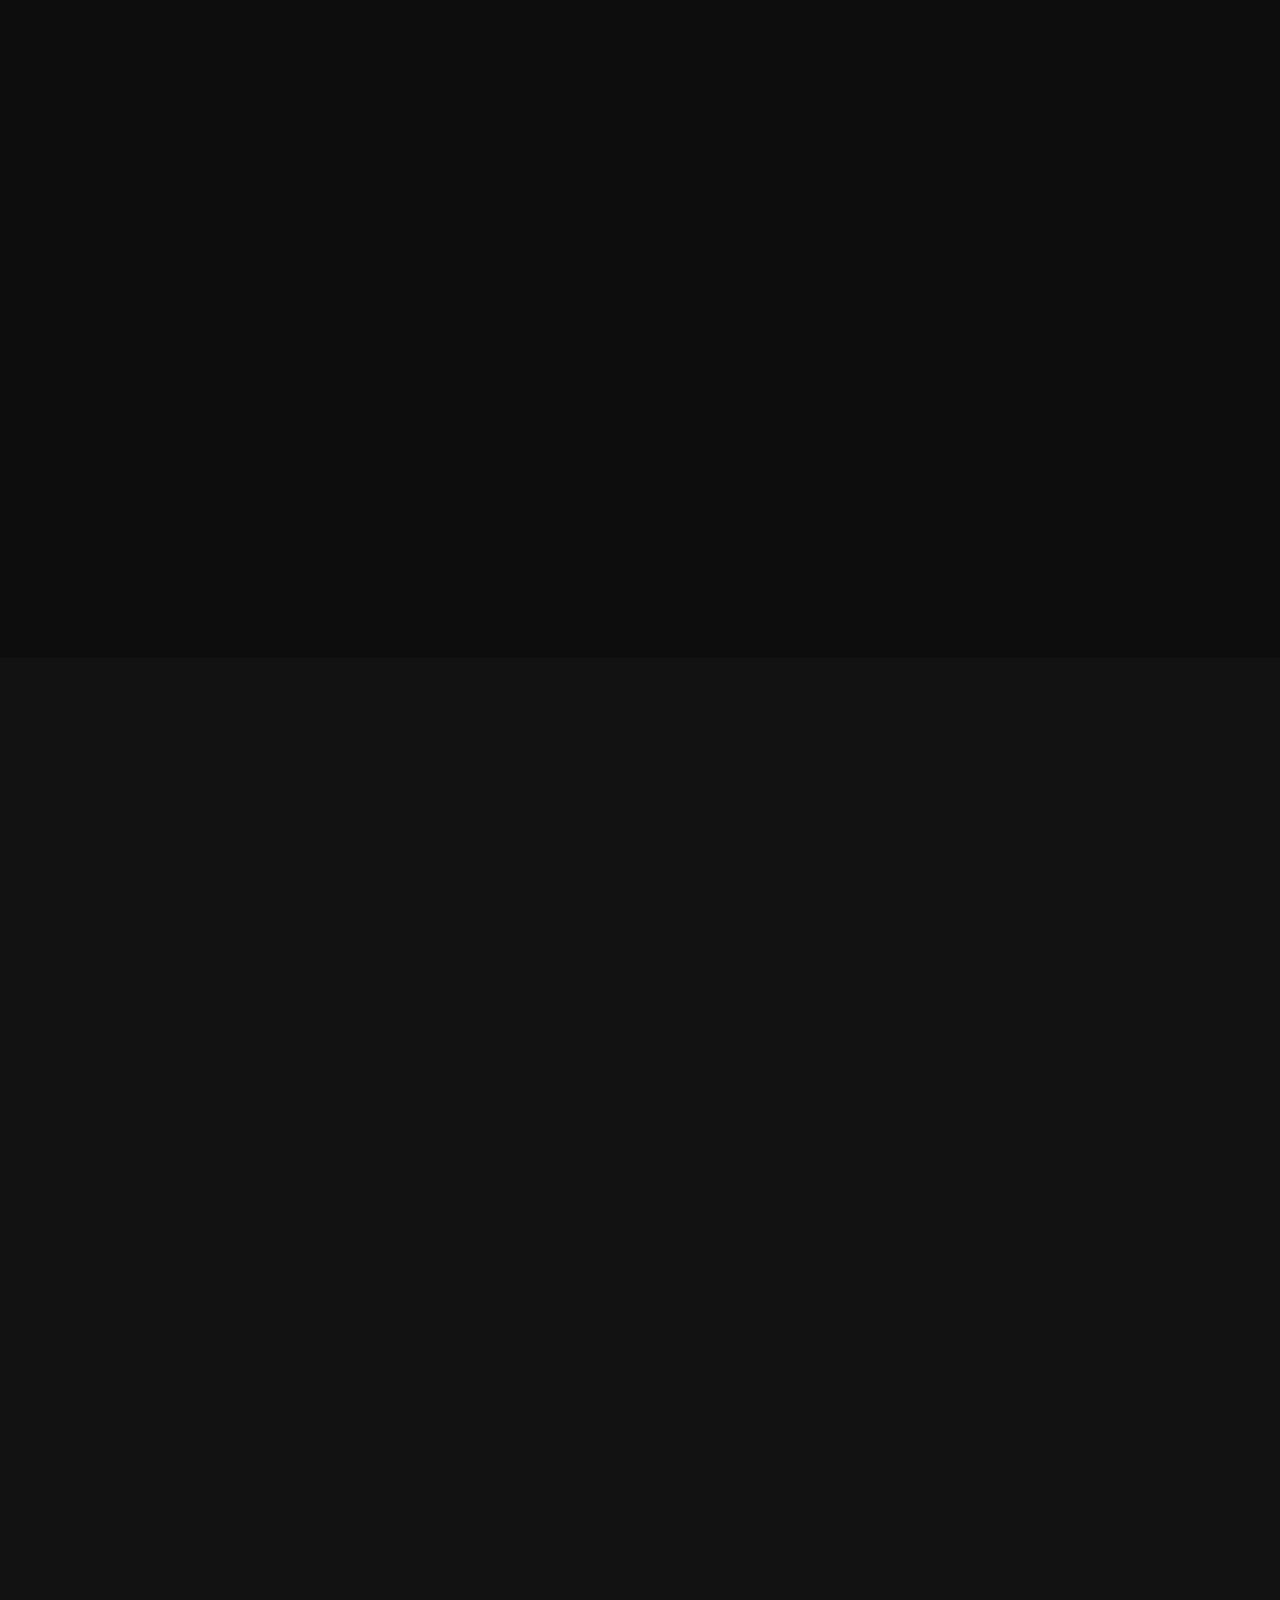
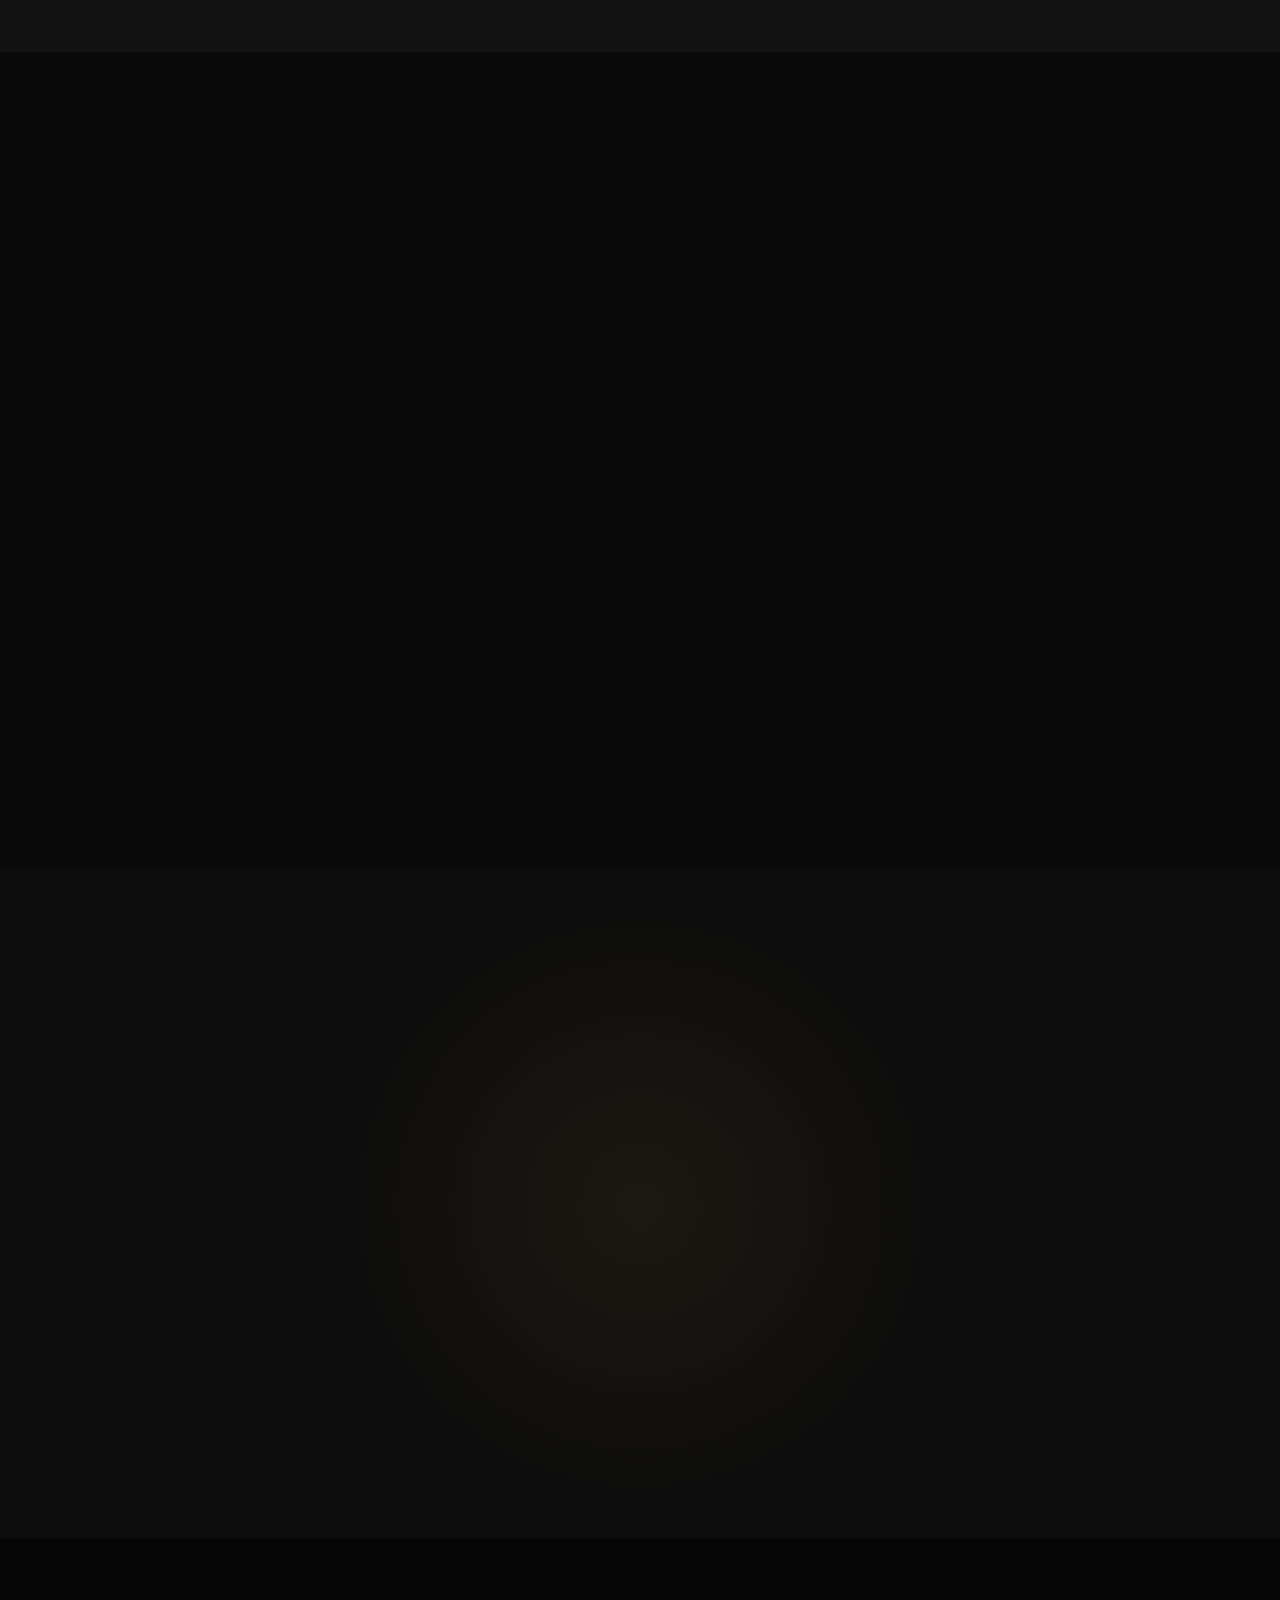
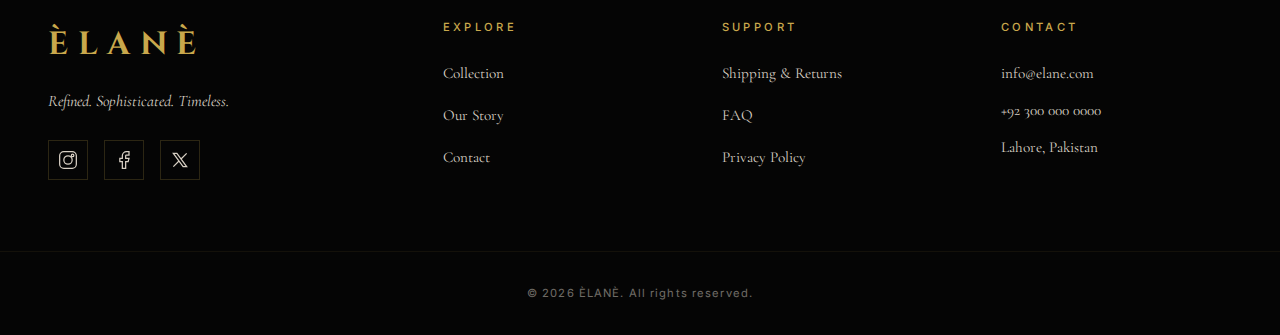
<file: collection.html>
<!DOCTYPE html>
<html lang="en">

<head>
    <meta charset="UTF-8">
    <meta name="viewport" content="width=device-width, initial-scale=1.0">
    <title>Collection — ÈLANÈ Premium Fragrances</title>
    <meta name="description"
        content="Explore the ÈLANÈ collection. Discover VELMONT Eau de Parfum — a refined composition crafted for the modern connoisseur.">
    <link rel="stylesheet" href="style.css?v=2">
    <link rel="preconnect" href="https://fonts.googleapis.com">
    <link rel="preconnect" href="https://fonts.gstatic.com" crossorigin>
    <link
        href="https://fonts.googleapis.com/css2?family=Cinzel:wght@400;500;600;700;800;900&family=Cormorant+Garamond:ital,wght@0,300;0,400;0,500;0,600;1,300;1,400;1,500&family=Inter:wght@200;300;400;500;600&display=swap"
        rel="stylesheet">
</head>

<body>

    <!-- Preloader -->
    <div class="preloader" id="preloader">
        <div class="preloader-inner">
            <div class="preloader-line"></div>
            <span class="preloader-text">ÈLANÈ</span>
            <div class="preloader-line"></div>
        </div>
    </div>

    <!-- Custom Cursor -->
    <div class="cursor-dot" id="cursorDot"></div>
    <div class="cursor-outline" id="cursorOutline"></div>

    <!-- Navigation -->
    <nav class="nav" id="mainNav" style="position:fixed;top:0;left:0;right:0;z-index:9999;">
        <div class="nav-container">
            <a href="index.html" class="logo"
                style="color:#C9A84C;font-size:1.5rem;font-weight:700;text-decoration:none;letter-spacing:0.35em;">ÈLANÈ</a>
            <div class="nav-links" id="navLinks">
                <a href="index.html" class="nav-link">HOME</a>
                <a href="collection.html" class="nav-link active">COLLECTION</a>
                <a href="about.html" class="nav-link">OUR STORY</a>
                <a href="contact.html" class="nav-link">CONTACT</a>
            </div>
            <div class="nav-actions">
                <a href="collection.html" class="nav-cta">SHOP NOW</a>
                <div class="hamburger" id="hamburger">
                    <span style="width:24px;height:2px;background:#C9A84C;display:block;"></span>
                    <span style="width:24px;height:2px;background:#C9A84C;display:block;"></span>
                    <span style="width:24px;height:2px;background:#C9A84C;display:block;"></span>
                </div>
            </div>
        </div>
    </nav>

    <!-- Mobile Menu Overlay -->
    <div class="mobile-overlay" id="mobileOverlay"></div>

    <!-- Page Hero -->
    <section class="page-hero">
        <span class="section-label">ÈLANÈ FRAGRANCES</span>
        <h1 class="section-title">The Collection</h1>
        <div class="title-underline"></div>
    </section>

    <!-- Featured Product -->
    <section class="collection-featured">
        <div class="container">
            <div class="featured-grid reveal-up">
                <div class="featured-image-wrap">
                    <img src="bottle.png" alt="ÈLANÈ VELMONT Eau de Parfum" class="featured-img">
                    <div class="featured-badge">SIGNATURE</div>
                </div>
                <div class="featured-info">
                    <span class="section-label">SIGNATURE FRAGRANCE</span>
                    <h2 class="featured-name">VELMONT</h2>
                    <p class="featured-type">Eau de Parfum</p>
                    <div class="title-underline align-left"></div>
                    <p class="featured-desc">
                        A commanding blend of citrus brightness, warm woods, and deep musky accords.
                        VELMONT is crafted for those who leave a lasting impression — an olfactory masterpiece
                        that evolves with your skin, telling a unique story from the first spray to the final dry-down.
                    </p>
                    <div class="featured-specs">
                        <div class="spec">
                            <span class="spec-label">SIZE</span>
                            <span class="spec-value">100ml / 3.4 FL.OZ</span>
                        </div>
                        <div class="spec">
                            <span class="spec-label">CONCENTRATION</span>
                            <span class="spec-value">Eau de Parfum</span>
                        </div>
                        <div class="spec">
                            <span class="spec-label">LONGEVITY</span>
                            <span class="spec-value">8 — 12 Hours</span>
                        </div>
                        <div class="spec">
                            <span class="spec-label">SILLAGE</span>
                            <span class="spec-value">Moderate — Heavy</span>
                        </div>
                    </div>
                    <div class="featured-price">
                        <span class="price">PKR 5,500</span>
                    </div>
                    <div class="featured-actions">
                        <a href="contact.html" class="btn-gold">ORDER NOW</a>
                        <a href="contact.html" class="btn-outline">ENQUIRE</a>
                    </div>
                </div>
            </div>
        </div>
    </section>

    <!-- Scent Journey -->
    <section class="scent-journey">
        <div class="container">
            <div class="section-header reveal-up">
                <span class="section-label">THE OLFACTORY JOURNEY</span>
                <h2 class="section-title">Notes & Composition</h2>
                <div class="title-underline"></div>
            </div>
            <div class="journey-grid">
                <div class="journey-card reveal-up" data-delay="0">
                    <div class="journey-icon">✦</div>
                    <h3 class="journey-title">Top Notes</h3>
                    <p class="journey-notes">Bergamot · Pink Pepper · Citrus Brightness</p>
                    <p class="journey-desc">The opening act — a burst of vibrant citrus and spice that commands instant
                        attention.</p>
                </div>
                <div class="journey-card reveal-up" data-delay="200">
                    <div class="journey-icon">✦</div>
                    <h3 class="journey-title">Heart Notes</h3>
                    <p class="journey-notes">Warm Woods · Iris · Amber</p>
                    <p class="journey-desc">The soul of the fragrance — a rich, enveloping warmth with natural elegance.
                    </p>
                </div>
                <div class="journey-card reveal-up" data-delay="400">
                    <div class="journey-icon">✦</div>
                    <h3 class="journey-title">Base Notes</h3>
                    <p class="journey-notes">Deep Musky Accords · Vetiver · Oud</p>
                    <p class="journey-desc">The lasting impression — a deep, sophisticated foundation that lingers for
                        hours.</p>
                </div>
            </div>
        </div>
    </section>

    <!-- Packaging -->
    <section class="packaging-section">
        <div class="container">
            <div class="packaging-grid">
                <div class="packaging-content reveal-left">
                    <span class="section-label">PRESENTATION</span>
                    <h2 class="section-title">Luxury, Unboxed</h2>
                    <div class="title-underline align-left"></div>
                    <p class="packaging-text">
                        Every ÈLANÈ fragrance arrives in a meticulously crafted presentation box.
                        The dark marble-textured exterior with gold foil lettering reflects the premium
                        quality within — because luxury begins the moment you receive your package.
                    </p>
                    <ul class="packaging-features">
                        <li>Premium matte-finish presentation box</li>
                        <li>Dark marble texture with gold foil detailing</li>
                        <li>Magnetic closure for a refined unboxing</li>
                        <li>Certificate of authenticity included</li>
                    </ul>
                </div>
                <div class="packaging-image-wrap reveal-right">
                    <img src="box.png" alt="ÈLANÈ VELMONT Packaging" class="packaging-img">
                </div>
            </div>
        </div>
    </section>

    <!-- Coming Soon -->
    <section class="coming-soon">
        <div class="container">
            <div class="section-header reveal-up">
                <span class="section-label">UPCOMING</span>
                <h2 class="section-title">Coming Soon</h2>
                <div class="title-underline"></div>
            </div>
            <div class="coming-grid">
                <div class="coming-card reveal-up" data-delay="0">
                    <div class="coming-inner">
                        <span class="coming-label">COMING 2026</span>
                        <h3 class="coming-name">NOIR MYSTIQUE</h3>
                        <p class="coming-type">Eau de Parfum</p>
                        <p class="coming-desc">A dark, mysterious journey through midnight gardens and smoky amber.</p>
                    </div>
                </div>
                <div class="coming-card reveal-up" data-delay="200">
                    <div class="coming-inner">
                        <span class="coming-label">COMING 2026</span>
                        <h3 class="coming-name">AURÈLE</h3>
                        <p class="coming-type">Eau de Parfum</p>
                        <p class="coming-desc">A golden symphony of saffron, rose absolute, and precious sandalwood.</p>
                    </div>
                </div>
            </div>
        </div>
    </section>

    <!-- CTA -->
    <section class="cta-section">
        <div class="cta-glow"></div>
        <div class="container">
            <div class="cta-content reveal-up">
                <span class="section-label">RESERVE YOURS</span>
                <h2 class="cta-title">Own the Signature</h2>
                <p class="cta-text">Join the distinguished few who wear VELMONT. Order your bottle today.</p>
                <a href="contact.html" class="btn-gold large">ORDER NOW</a>
            </div>
        </div>
    </section>

    <!-- Footer -->
    <footer class="footer">
        <div class="container">
            <div class="footer-grid">
                <div class="footer-brand">
                    <h3 class="footer-logo">ÈLANÈ</h3>
                    <p class="footer-tagline">Refined. Sophisticated. Timeless.</p>
                    <div class="footer-social">
                        <a href="#" class="social-link" aria-label="Instagram">
                            <svg width="20" height="20" viewBox="0 0 24 24" fill="none" stroke="currentColor"
                                stroke-width="1.5">
                                <rect x="2" y="2" width="20" height="20" rx="5" />
                                <circle cx="12" cy="12" r="5" />
                                <circle cx="17.5" cy="6.5" r="1.5" />
                            </svg>
                        </a>
                        <a href="#" class="social-link" aria-label="Facebook">
                            <svg width="20" height="20" viewBox="0 0 24 24" fill="none" stroke="currentColor"
                                stroke-width="1.5">
                                <path d="M18 2h-3a5 5 0 0 0-5 5v3H7v4h3v8h4v-8h3l1-4h-4V7a1 1 0 0 1 1-1h3z" />
                            </svg>
                        </a>
                        <a href="#" class="social-link" aria-label="Twitter">
                            <svg width="20" height="20" viewBox="0 0 24 24" fill="none" stroke="currentColor"
                                stroke-width="1.5">
                                <path d="M4 4l11.733 16h4.267l-11.733 -16h-4.267z" />
                                <path d="M4 20l6.768 -6.768m2.46 -2.46l6.772 -6.772" />
                            </svg>
                        </a>
                    </div>
                </div>
                <div class="footer-column">
                    <h4 class="footer-heading">EXPLORE</h4>
                    <a href="collection.html" class="footer-link">Collection</a>
                    <a href="about.html" class="footer-link">Our Story</a>
                    <a href="contact.html" class="footer-link">Contact</a>
                </div>
                <div class="footer-column">
                    <h4 class="footer-heading">SUPPORT</h4>
                    <a href="contact.html" class="footer-link">Shipping & Returns</a>
                    <a href="contact.html" class="footer-link">FAQ</a>
                    <a href="contact.html" class="footer-link">Privacy Policy</a>
                </div>
                <div class="footer-column">
                    <h4 class="footer-heading">CONTACT</h4>
                    <p class="footer-info">info@elane.com</p>
                    <p class="footer-info">+92 300 000 0000</p>
                    <p class="footer-info">Lahore, Pakistan</p>
                </div>
            </div>
        </div>
        <div class="footer-bottom">
            <div class="container">
                <p>&copy; 2026 ÈLANÈ. All rights reserved.</p>
            </div>
        </div>
    </footer>

    <script src="script.js?v=2"></script>
</body>

</html>
</file>
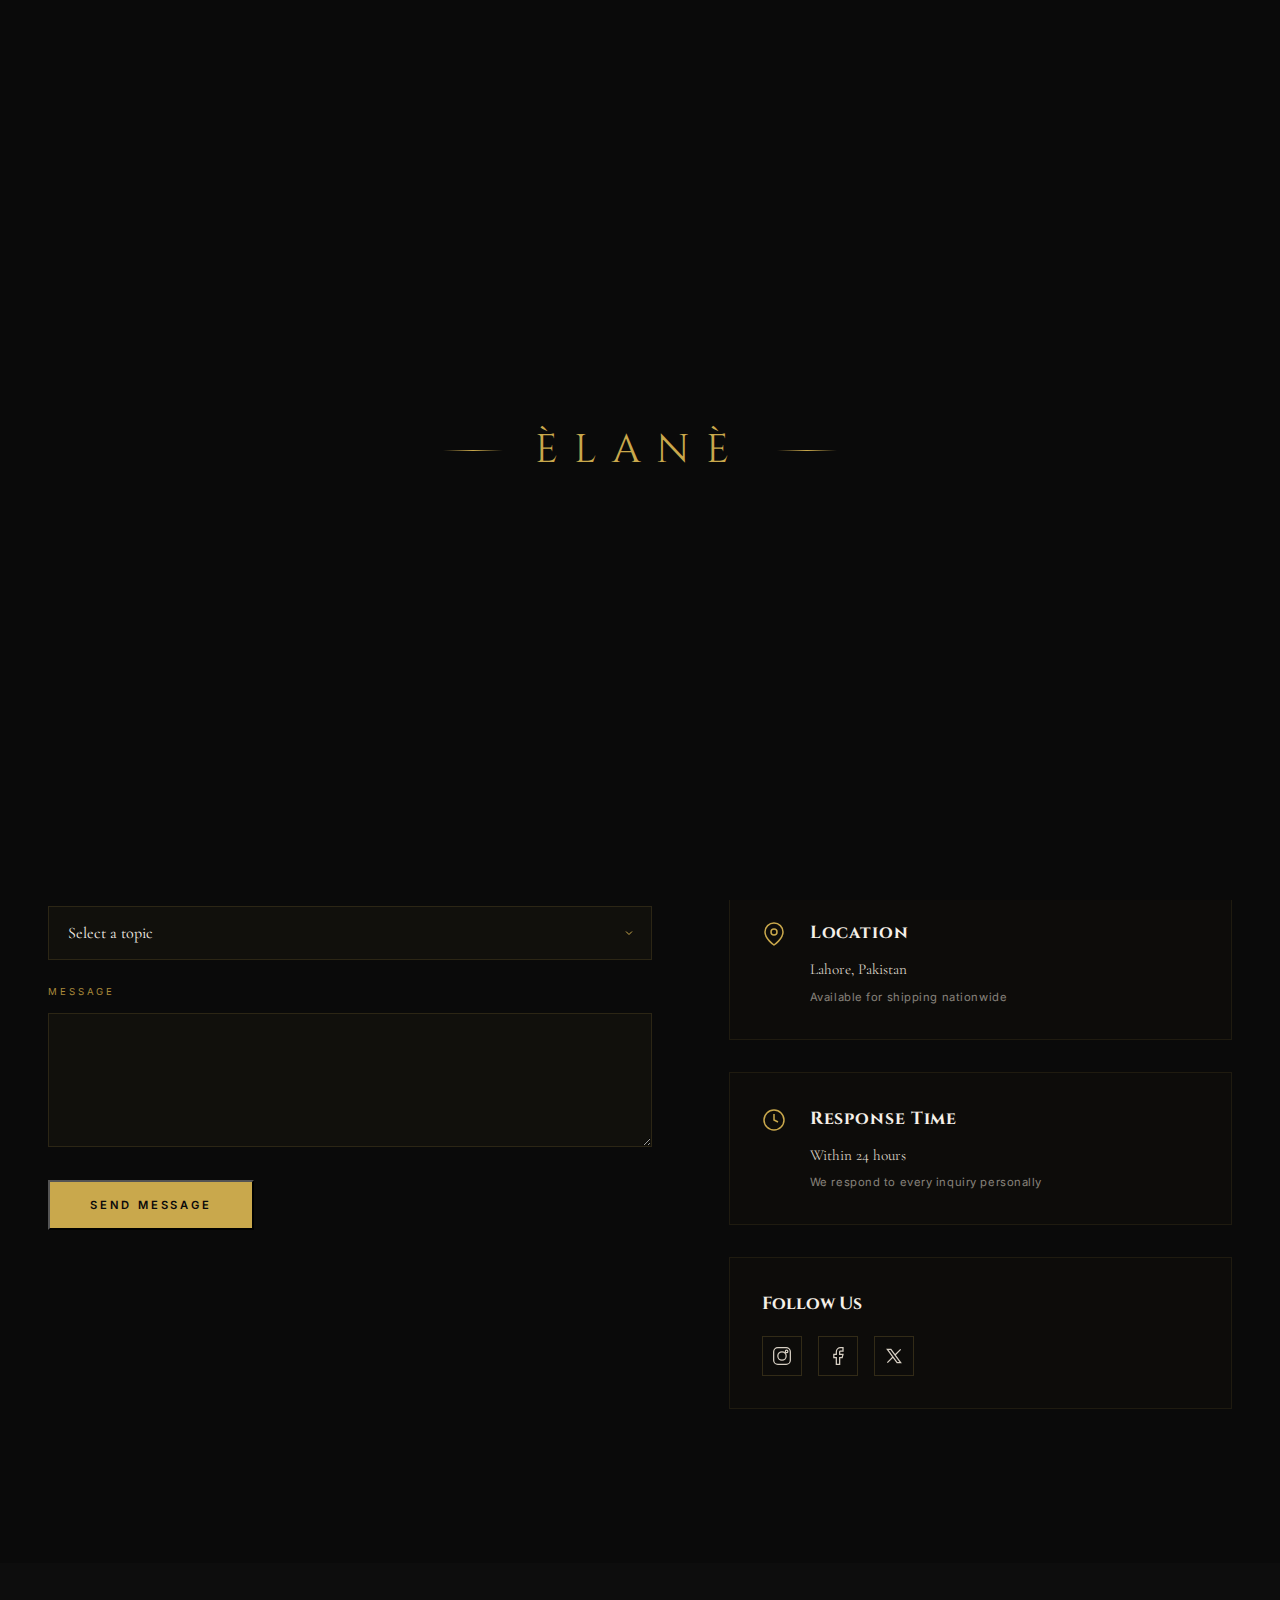
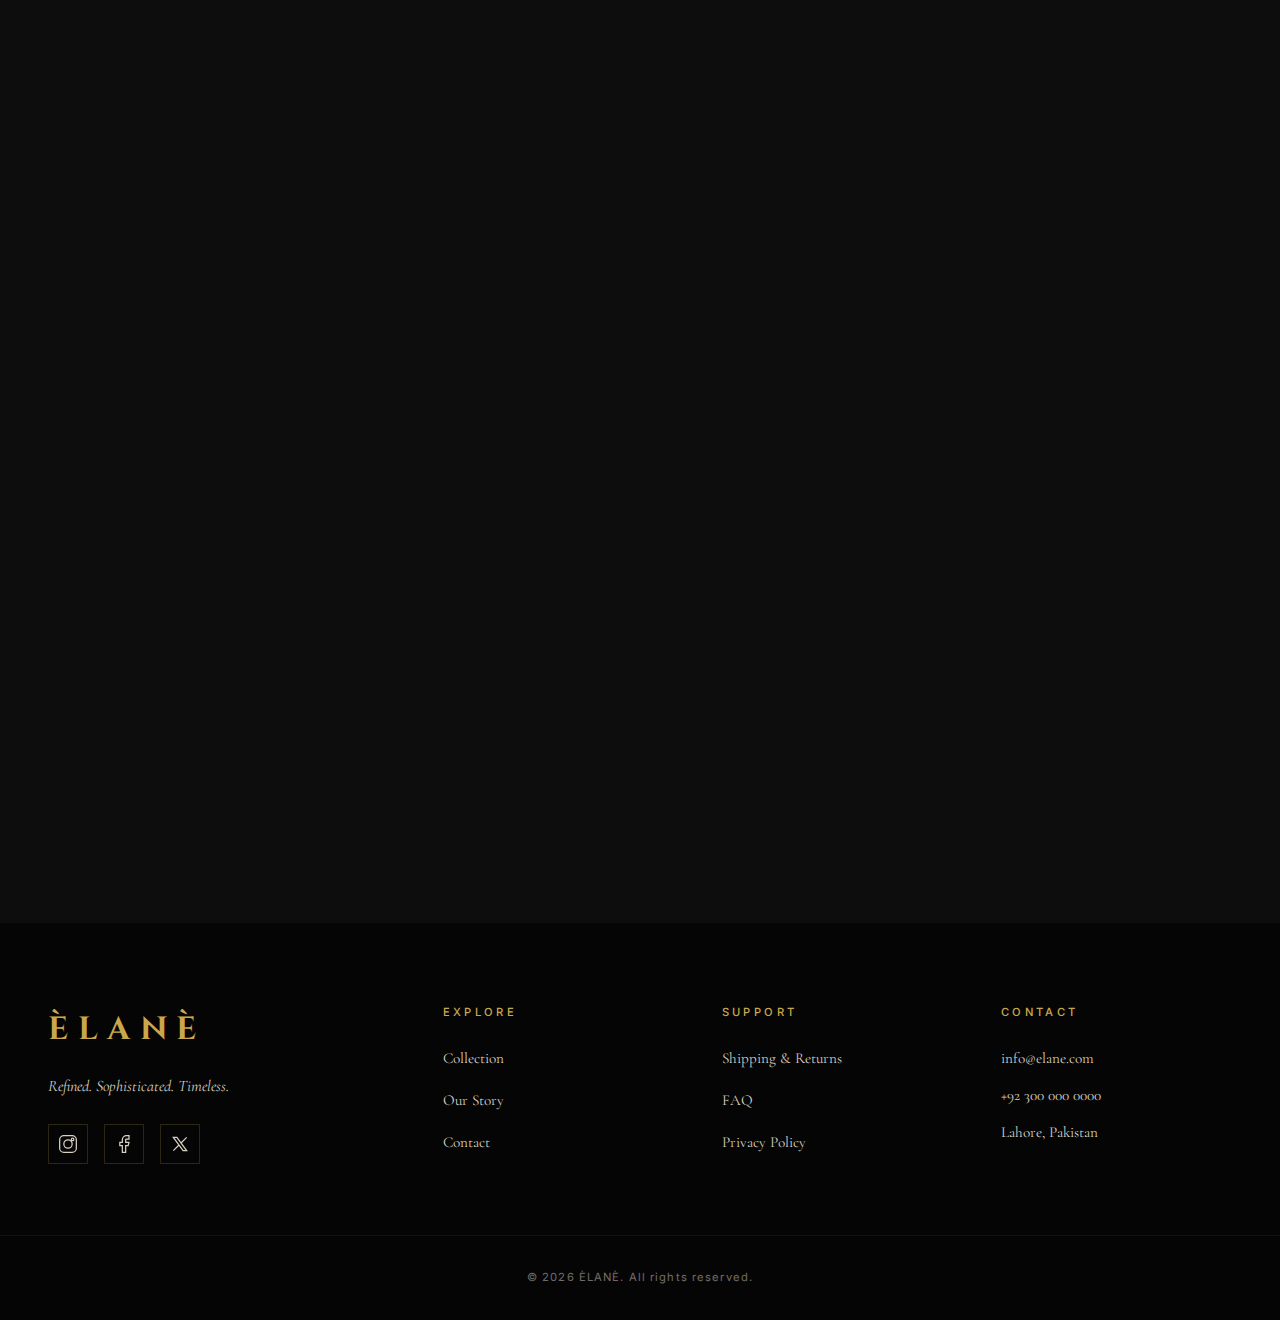
<file: contact.html>
<!DOCTYPE html>
<html lang="en">

<head>
    <meta charset="UTF-8">
    <meta name="viewport" content="width=device-width, initial-scale=1.0">
    <title>Contact — ÈLANÈ Premium Fragrances</title>
    <meta name="description"
        content="Get in touch with ÈLANÈ. For orders, inquiries, and collaborations — reach out to our team.">
    <link rel="stylesheet" href="style.css?v=2">
    <link rel="preconnect" href="https://fonts.googleapis.com">
    <link rel="preconnect" href="https://fonts.gstatic.com" crossorigin>
    <link
        href="https://fonts.googleapis.com/css2?family=Cinzel:wght@400;500;600;700;800;900&family=Cormorant+Garamond:ital,wght@0,300;0,400;0,500;0,600;1,300;1,400;1,500&family=Inter:wght@200;300;400;500;600&display=swap"
        rel="stylesheet">
</head>

<body>

    <!-- Preloader -->
    <div class="preloader" id="preloader">
        <div class="preloader-inner">
            <div class="preloader-line"></div>
            <span class="preloader-text">ÈLANÈ</span>
            <div class="preloader-line"></div>
        </div>
    </div>

    <!-- Custom Cursor -->
    <div class="cursor-dot" id="cursorDot"></div>
    <div class="cursor-outline" id="cursorOutline"></div>

    <!-- Navigation -->
    <nav class="nav" id="mainNav" style="position:fixed;top:0;left:0;right:0;z-index:9999;">
        <div class="nav-container">
            <a href="index.html" class="logo"
                style="color:#C9A84C;font-size:1.5rem;font-weight:700;text-decoration:none;letter-spacing:0.35em;">ÈLANÈ</a>
            <div class="nav-links" id="navLinks">
                <a href="index.html" class="nav-link">HOME</a>
                <a href="collection.html" class="nav-link">COLLECTION</a>
                <a href="about.html" class="nav-link">OUR STORY</a>
                <a href="contact.html" class="nav-link active">CONTACT</a>
            </div>
            <div class="nav-actions">
                <a href="collection.html" class="nav-cta">SHOP NOW</a>
                <div class="hamburger" id="hamburger">
                    <span style="width:24px;height:2px;background:#C9A84C;display:block;"></span>
                    <span style="width:24px;height:2px;background:#C9A84C;display:block;"></span>
                    <span style="width:24px;height:2px;background:#C9A84C;display:block;"></span>
                </div>
            </div>
        </div>
    </nav>

    <!-- Mobile Menu Overlay -->
    <div class="mobile-overlay" id="mobileOverlay"></div>

    <!-- Page Hero -->
    <section class="page-hero">
        <span class="section-label">WE'D LOVE TO HEAR FROM YOU</span>
        <h1 class="section-title">Get in Touch</h1>
        <div class="title-underline"></div>
    </section>

    <!-- Contact Section -->
    <section class="contact-section">
        <div class="container">
            <div class="contact-grid">
                <!-- Contact Form -->
                <div class="contact-form-wrapper reveal-left">
                    <span class="section-label">SEND A MESSAGE</span>
                    <h2 class="contact-form-title">We're Here For You</h2>
                    <div class="title-underline align-left"></div>
                    <form class="contact-form" id="contactForm">
                        <div class="form-row">
                            <div class="form-group">
                                <label for="firstName" class="form-label">FIRST NAME</label>
                                <input type="text" id="firstName" class="form-input" required>
                            </div>
                            <div class="form-group">
                                <label for="lastName" class="form-label">LAST NAME</label>
                                <input type="text" id="lastName" class="form-input" required>
                            </div>
                        </div>
                        <div class="form-group">
                            <label for="email" class="form-label">EMAIL</label>
                            <input type="email" id="email" class="form-input" required>
                        </div>
                        <div class="form-group">
                            <label for="subject" class="form-label">SUBJECT</label>
                            <select id="subject" class="form-input form-select">
                                <option value="">Select a topic</option>
                                <option value="order">Place an Order</option>
                                <option value="inquiry">Product Inquiry</option>
                                <option value="wholesale">Wholesale & Partnerships</option>
                                <option value="feedback">Feedback</option>
                                <option value="other">Other</option>
                            </select>
                        </div>
                        <div class="form-group">
                            <label for="message" class="form-label">MESSAGE</label>
                            <textarea id="message" class="form-input form-textarea" rows="5" required></textarea>
                        </div>
                        <button type="submit" class="btn-gold" id="submitBtn">SEND MESSAGE</button>
                    </form>
                </div>

                <!-- Contact Info -->
                <div class="contact-info-wrapper reveal-right">
                    <div class="info-card">
                        <div class="info-icon">
                            <svg width="24" height="24" viewBox="0 0 24 24" fill="none" stroke="currentColor"
                                stroke-width="1.5">
                                <path d="M4 4h16c1.1 0 2 .9 2 2v12c0 1.1-.9 2-2 2H4c-1.1 0-2-.9-2-2V6c0-1.1.9-2 2-2z" />
                                <polyline points="22,6 12,13 2,6" />
                            </svg>
                        </div>
                        <div class="info-content">
                            <h3 class="info-title">Email</h3>
                            <p class="info-value">info@elane.com</p>
                            <p class="info-value">orders@elane.com</p>
                        </div>
                    </div>

                    <div class="info-card">
                        <div class="info-icon">
                            <svg width="24" height="24" viewBox="0 0 24 24" fill="none" stroke="currentColor"
                                stroke-width="1.5">
                                <path
                                    d="M22 16.92v3a2 2 0 01-2.18 2 19.79 19.79 0 01-8.63-3.07 19.5 19.5 0 01-6-6 19.79 19.79 0 01-3.07-8.67A2 2 0 014.11 2h3a2 2 0 012 1.72 12.84 12.84 0 00.7 2.81 2 2 0 01-.45 2.11L8.09 9.91a16 16 0 006 6l1.27-1.27a2 2 0 012.11-.45 12.84 12.84 0 002.81.7A2 2 0 0122 16.92z" />
                            </svg>
                        </div>
                        <div class="info-content">
                            <h3 class="info-title">Phone</h3>
                            <p class="info-value">+92 300 000 0000</p>
                            <p class="info-desc">Mon — Sat, 10am — 8pm PKT</p>
                        </div>
                    </div>

                    <div class="info-card">
                        <div class="info-icon">
                            <svg width="24" height="24" viewBox="0 0 24 24" fill="none" stroke="currentColor"
                                stroke-width="1.5">
                                <path d="M21 10c0 7-9 13-9 13s-9-6-9-13a9 9 0 0118 0z" />
                                <circle cx="12" cy="10" r="3" />
                            </svg>
                        </div>
                        <div class="info-content">
                            <h3 class="info-title">Location</h3>
                            <p class="info-value">Lahore, Pakistan</p>
                            <p class="info-desc">Available for shipping nationwide</p>
                        </div>
                    </div>

                    <div class="info-card">
                        <div class="info-icon">
                            <svg width="24" height="24" viewBox="0 0 24 24" fill="none" stroke="currentColor"
                                stroke-width="1.5">
                                <circle cx="12" cy="12" r="10" />
                                <polyline points="12 6 12 12 16 14" />
                            </svg>
                        </div>
                        <div class="info-content">
                            <h3 class="info-title">Response Time</h3>
                            <p class="info-value">Within 24 hours</p>
                            <p class="info-desc">We respond to every inquiry personally</p>
                        </div>
                    </div>

                    <div class="info-social">
                        <h3 class="info-social-title">Follow Us</h3>
                        <div class="info-social-links">
                            <a href="#" class="social-link" aria-label="Instagram">
                                <svg width="20" height="20" viewBox="0 0 24 24" fill="none" stroke="currentColor"
                                    stroke-width="1.5">
                                    <rect x="2" y="2" width="20" height="20" rx="5" />
                                    <circle cx="12" cy="12" r="5" />
                                    <circle cx="17.5" cy="6.5" r="1.5" />
                                </svg>
                            </a>
                            <a href="#" class="social-link" aria-label="Facebook">
                                <svg width="20" height="20" viewBox="0 0 24 24" fill="none" stroke="currentColor"
                                    stroke-width="1.5">
                                    <path d="M18 2h-3a5 5 0 0 0-5 5v3H7v4h3v8h4v-8h3l1-4h-4V7a1 1 0 0 1 1-1h3z" />
                                </svg>
                            </a>
                            <a href="#" class="social-link" aria-label="Twitter">
                                <svg width="20" height="20" viewBox="0 0 24 24" fill="none" stroke="currentColor"
                                    stroke-width="1.5">
                                    <path d="M4 4l11.733 16h4.267l-11.733 -16h-4.267z" />
                                    <path d="M4 20l6.768 -6.768m2.46 -2.46l6.772 -6.772" />
                                </svg>
                            </a>
                        </div>
                    </div>
                </div>
            </div>
        </div>
    </section>

    <!-- FAQ -->
    <section class="faq-section">
        <div class="container">
            <div class="section-header reveal-up">
                <span class="section-label">FREQUENTLY ASKED</span>
                <h2 class="section-title">Common Questions</h2>
                <div class="title-underline"></div>
            </div>
            <div class="faq-list">
                <div class="faq-item reveal-up" data-delay="0">
                    <button class="faq-question" aria-expanded="false">
                        <span>How can I place an order?</span>
                        <span class="faq-icon">+</span>
                    </button>
                    <div class="faq-answer">
                        <p>You can place an order by filling out the contact form above, sending us an email at
                            orders@elane.com, or reaching out via our social media channels. We'll confirm your order
                            and arrange delivery within 24 hours.</p>
                    </div>
                </div>
                <div class="faq-item reveal-up" data-delay="100">
                    <button class="faq-question" aria-expanded="false">
                        <span>Do you offer nationwide shipping?</span>
                        <span class="faq-icon">+</span>
                    </button>
                    <div class="faq-answer">
                        <p>Yes! We ship across all of Pakistan. Standard delivery takes 3-5 business days. Express
                            delivery (1-2 days) is available for major cities.</p>
                    </div>
                </div>
                <div class="faq-item reveal-up" data-delay="200">
                    <button class="faq-question" aria-expanded="false">
                        <span>What is your return policy?</span>
                        <span class="faq-icon">+</span>
                    </button>
                    <div class="faq-answer">
                        <p>We offer a 7-day return policy for unopened, sealed bottles. If your product arrives damaged,
                            we provide a full replacement at no extra cost. Your satisfaction is guaranteed.</p>
                    </div>
                </div>
                <div class="faq-item reveal-up" data-delay="300">
                    <button class="faq-question" aria-expanded="false">
                        <span>Is VELMONT suitable for all seasons?</span>
                        <span class="faq-icon">+</span>
                    </button>
                    <div class="faq-answer">
                        <p>VELMONT is a versatile fragrance designed for year-round wear. Its citrus opening shines in
                            warmer months, while the deep base notes make it equally commanding in cooler seasons.</p>
                    </div>
                </div>
                <div class="faq-item reveal-up" data-delay="400">
                    <button class="faq-question" aria-expanded="false">
                        <span>Do you offer wholesale or partnership opportunities?</span>
                        <span class="faq-icon">+</span>
                    </button>
                    <div class="faq-answer">
                        <p>Absolutely! We welcome retail partnerships and wholesale inquiries. Please reach out via the
                            contact form with "Wholesale & Partnerships" selected, and our team will respond promptly.
                        </p>
                    </div>
                </div>
            </div>
        </div>
    </section>

    <!-- Footer -->
    <footer class="footer">
        <div class="container">
            <div class="footer-grid">
                <div class="footer-brand">
                    <h3 class="footer-logo">ÈLANÈ</h3>
                    <p class="footer-tagline">Refined. Sophisticated. Timeless.</p>
                    <div class="footer-social">
                        <a href="#" class="social-link" aria-label="Instagram">
                            <svg width="20" height="20" viewBox="0 0 24 24" fill="none" stroke="currentColor"
                                stroke-width="1.5">
                                <rect x="2" y="2" width="20" height="20" rx="5" />
                                <circle cx="12" cy="12" r="5" />
                                <circle cx="17.5" cy="6.5" r="1.5" />
                            </svg>
                        </a>
                        <a href="#" class="social-link" aria-label="Facebook">
                            <svg width="20" height="20" viewBox="0 0 24 24" fill="none" stroke="currentColor"
                                stroke-width="1.5">
                                <path d="M18 2h-3a5 5 0 0 0-5 5v3H7v4h3v8h4v-8h3l1-4h-4V7a1 1 0 0 1 1-1h3z" />
                            </svg>
                        </a>
                        <a href="#" class="social-link" aria-label="Twitter">
                            <svg width="20" height="20" viewBox="0 0 24 24" fill="none" stroke="currentColor"
                                stroke-width="1.5">
                                <path d="M4 4l11.733 16h4.267l-11.733 -16h-4.267z" />
                                <path d="M4 20l6.768 -6.768m2.46 -2.46l6.772 -6.772" />
                            </svg>
                        </a>
                    </div>
                </div>
                <div class="footer-column">
                    <h4 class="footer-heading">EXPLORE</h4>
                    <a href="collection.html" class="footer-link">Collection</a>
                    <a href="about.html" class="footer-link">Our Story</a>
                    <a href="contact.html" class="footer-link">Contact</a>
                </div>
                <div class="footer-column">
                    <h4 class="footer-heading">SUPPORT</h4>
                    <a href="contact.html" class="footer-link">Shipping & Returns</a>
                    <a href="contact.html" class="footer-link">FAQ</a>
                    <a href="contact.html" class="footer-link">Privacy Policy</a>
                </div>
                <div class="footer-column">
                    <h4 class="footer-heading">CONTACT</h4>
                    <p class="footer-info">info@elane.com</p>
                    <p class="footer-info">+92 300 000 0000</p>
                    <p class="footer-info">Lahore, Pakistan</p>
                </div>
            </div>
        </div>
        <div class="footer-bottom">
            <div class="container">
                <p>&copy; 2026 ÈLANÈ. All rights reserved.</p>
            </div>
        </div>
    </footer>

    <script src="script.js?v=2"></script>
</body>

</html>
</file>
<file: style.css>
/* =========================================
   ÈLANÈ — Premium Luxury Design System
   ========================================= */

/* Reset & Base */
*,
*::before,
*::after {
    margin: 0;
    padding: 0;
    box-sizing: border-box;
}

:root {
    /* Colors */
    --black: #0a0a0a;
    --black-rich: #050505;
    --dark-1: #0d0d0d;
    --dark-2: #121212;
    --dark-3: #1a1a1a;
    --dark-4: #222222;
    --dark-5: #2a2a2a;

    --gold: #C9A84C;
    --gold-light: #D4AF37;
    --gold-bright: #E5C158;
    --gold-muted: #A8893A;
    --gold-glow: rgba(201, 168, 76, 0.15);
    --gold-glow-strong: rgba(201, 168, 76, 0.3);

    --champagne: #F5F0E8;
    --champagne-muted: #D8D0C4;
    --cream: #FAF7F2;
    --rose-gold: #B76E79;

    /* Typography */
    --font-display: 'Cinzel', serif;
    --font-body: 'Cormorant Garamond', serif;
    --font-ui: 'Inter', sans-serif;

    /* Spacing */
    --section-padding: clamp(6rem, 12vw, 12rem);
    --container-max: 1400px;

    /* Transitions */
    --ease-out: cubic-bezier(0.16, 1, 0.3, 1);
    --ease-in-out: cubic-bezier(0.65, 0, 0.35, 1);
}

html {
    scroll-behavior: smooth;
    scrollbar-width: thin;
    scrollbar-color: var(--gold-muted) var(--dark-1);
}

/* Custom Scrollbar */
::-webkit-scrollbar {
    width: 6px;
}

::-webkit-scrollbar-track {
    background: var(--dark-1);
}

::-webkit-scrollbar-thumb {
    background: var(--gold-muted);
    border-radius: 3px;
}

::-webkit-scrollbar-thumb:hover {
    background: var(--gold);
}

body {
    font-family: var(--font-body);
    background-color: var(--black);
    color: var(--champagne);
    overflow-x: hidden;
    line-height: 1.7;
    -webkit-font-smoothing: antialiased;
    -moz-osx-font-smoothing: grayscale;
    width: 100%;
    max-width: 100vw;
}

.container {
    max-width: var(--container-max);
    margin: 0 auto;
    padding: 0 clamp(1.5rem, 4vw, 3rem);
    width: 100%;
}

/* =========================================
   Preloader
   ========================================= */
.preloader {
    position: fixed;
    inset: 0;
    background: var(--black);
    z-index: 10000;
    display: flex;
    align-items: center;
    justify-content: center;
    transition: opacity 0.8s var(--ease-out), visibility 0.8s;
}

.preloader.hidden {
    opacity: 0;
    visibility: hidden;
    pointer-events: none;
}

.preloader-inner {
    display: flex;
    align-items: center;
    gap: 2rem;
}

.preloader-text {
    font-family: var(--font-display);
    font-size: clamp(1.5rem, 4vw, 2.5rem);
    letter-spacing: 0.4em;
    color: var(--gold);
    animation: preloaderPulse 1.5s ease-in-out infinite;
}

.preloader-line {
    width: 60px;
    height: 1px;
    background: linear-gradient(90deg, transparent, var(--gold), transparent);
    animation: preloaderLine 1.5s ease-in-out infinite;
}

@keyframes preloaderPulse {

    0%,
    100% {
        opacity: 0.4;
    }

    50% {
        opacity: 1;
    }
}

@keyframes preloaderLine {

    0%,
    100% {
        transform: scaleX(0.3);
        opacity: 0.3;
    }

    50% {
        transform: scaleX(1);
        opacity: 1;
    }
}

/* =========================================
   Custom Cursor
   ========================================= */
.cursor-dot {
    width: 8px;
    height: 8px;
    background: var(--gold);
    border-radius: 50%;
    position: fixed;
    pointer-events: none;
    z-index: 9999;
    transform: translate(-50%, -50%);
    transition: transform 0.15s var(--ease-out), opacity 0.3s;
    opacity: 0;
}

.cursor-outline {
    width: 35px;
    height: 35px;
    border: 1.5px solid rgba(201, 168, 76, 0.5);
    border-radius: 50%;
    position: fixed;
    pointer-events: none;
    z-index: 9998;
    transform: translate(-50%, -50%);
    transition: width 0.3s var(--ease-out), height 0.3s var(--ease-out),
        border-color 0.3s, background-color 0.3s, opacity 0.3s;
    opacity: 0;
}

.cursor-outline.hover {
    width: 55px;
    height: 55px;
    border-color: var(--gold);
    background: rgba(201, 168, 76, 0.08);
}

/* =========================================
   Navigation
   ========================================= */
.nav {
    position: fixed;
    top: 0;
    left: 0;
    right: 0;
    width: 100%;
    z-index: 100;
    transition: transform 0.3s var(--ease-out), background 0.3s, backdrop-filter 0.3s;
    background: transparent;
    backdrop-filter: none;
    border-bottom: 1px solid transparent;
}

.nav.scrolled {
    background: rgba(10, 10, 10, 0.9);
    backdrop-filter: blur(20px);
    -webkit-backdrop-filter: blur(20px);
    border-bottom: 1px solid rgba(201, 168, 76, 0.08);
}

.nav.hidden {
    transform: translateY(-100%);
}

.nav-container {
    max-width: 1400px;
    margin: 0 auto;
    padding: 0 clamp(1rem, 4vw, 3rem);
    display: flex;
    align-items: center;
    justify-content: space-between;
    height: 80px;
}

.logo {
    font-family: var(--font-display);
    font-size: 1.5rem;
    letter-spacing: 0.35em;
    color: #C9A84C !important;
    font-weight: 700;
    text-decoration: none;
    transition: text-shadow 0.4s;
    position: relative;
    z-index: 1001;
    display: block;
}

.logo:hover {
    text-shadow: 0 0 30px rgba(201, 168, 76, 0.5);
}

.nav-links {
    display: flex;
    gap: 2.5rem;
    align-items: center;
}

@media (max-width: 768px) {
    .nav-links {
        display: none;
    }
}

.nav-link {
    color: var(--champagne-muted);
    text-decoration: none;
    font-family: var(--font-ui);
    font-size: 0.75rem;
    letter-spacing: 0.2em;
    font-weight: 400;
    position: relative;
    transition: color 0.3s;
    padding: 0.5rem 0;
}

.nav-link::after {
    content: '';
    position: absolute;
    bottom: 0;
    left: 50%;
    width: 0;
    height: 1px;
    background: var(--gold);
    transition: width 0.4s var(--ease-out), left 0.4s var(--ease-out);
}

.nav-link:hover,
.nav-link.active {
    color: var(--gold);
}

.nav-link:hover::after,
.nav-link.active::after {
    width: 100%;
    left: 0;
}

.nav-actions {
    display: flex;
    align-items: center;
    gap: 1.5rem;
}

.nav-cta {
    font-family: var(--font-ui);
    font-size: 0.7rem;
    letter-spacing: 0.2em;
    color: var(--black);
    background: var(--gold);
    padding: 0.6rem 1.5rem;
    text-decoration: none;
    font-weight: 600;
    transition: all 0.4s var(--ease-out);
}

.nav-cta:hover {
    background: var(--gold-bright);
    transform: translateY(-1px);
    box-shadow: 0 8px 25px rgba(201, 168, 76, 0.3);
}

.hamburger {
    display: none;
    flex-direction: column;
    cursor: pointer;
    gap: 6px;
    z-index: 1001;
    padding: 5px;
    position: relative;
}

.hamburger span {
    width: 24px;
    height: 2px;
    background: #C9A84C !important;
    transition: all 0.4s var(--ease-out);
    display: block;
}

.hamburger.active span:nth-child(1) {
    transform: rotate(45deg) translate(5px, 5px);
}

.hamburger.active span:nth-child(2) {
    opacity: 0;
    transform: scaleX(0);
}

.hamburger.active span:nth-child(3) {
    transform: rotate(-45deg) translate(6px, -6px);
}

.mobile-overlay {
    position: fixed;
    inset: 0;
    background: rgba(0, 0, 0, 0.7);
    backdrop-filter: blur(5px);
    z-index: 1000;
    opacity: 0;
    visibility: hidden;
    transition: all 0.4s;
}

.mobile-overlay.active {
    opacity: 1;
    visibility: visible;
}

/* =========================================
   Hero Section with Slider
   ========================================= */
.hero {
    height: 100vh;
    min-height: 600px;
    position: relative;
    display: flex;
    align-items: center;
    justify-content: center;
    overflow: hidden;
}

.hero-slider {
    position: absolute;
    inset: 0;
    z-index: 0;
}

.hero-slide {
    position: absolute;
    inset: 0;
    opacity: 0;
    transition: opacity 1.5s var(--ease-out);
    pointer-events: none;
}

.hero-slide.active {
    opacity: 1;
    pointer-events: auto;
}

.hero-image {
    width: 100%;
    height: 100%;
    object-fit: cover;
    object-position: center;
    transform: scale(1.05);
}

.hero-overlay {
    position: absolute;
    inset: 0;
    background: rgba(0, 0, 0, 0.2);
    z-index: 1;
}

.hero-slider-dots {
    position: absolute;
    bottom: 2rem;
    left: 50%;
    transform: translateX(-50%);
    display: flex;
    gap: 0.8rem;
    z-index: 4;
}

.hero-dot {
    width: 10px;
    height: 10px;
    border-radius: 50%;
    background: rgba(245, 240, 232, 0.3);
    border: 1px solid rgba(201, 168, 76, 0.5);
    cursor: pointer;
    transition: all 0.4s var(--ease-out);
}

.hero-dot:hover {
    background: rgba(201, 168, 76, 0.5);
    transform: scale(1.2);
}

.hero-dot.active {
    background: var(--gold);
    border-color: var(--gold);
    transform: scale(1.3);
}

.hero-particles {
    position: absolute;
    inset: 0;
    z-index: 2;
    pointer-events: none;
}

.particle {
    position: absolute;
    width: 2px;
    height: 2px;
    background: var(--gold);
    border-radius: 50%;
    opacity: 0;
    animation: particleFloat linear infinite;
}

@keyframes particleFloat {
    0% {
        opacity: 0;
        transform: translateY(100vh) scale(0);
    }

    10% {
        opacity: 0.6;
    }

    90% {
        opacity: 0.6;
    }

    100% {
        opacity: 0;
        transform: translateY(-10vh) scale(1);
    }
}

.hero-content {
    position: relative;
    z-index: 3;
    text-align: center;
    padding: 0 2rem;
    display: flex;
    align-items: center;
    justify-content: center;
}

.hero-badge {
    font-family: var(--font-ui);
    font-size: 0.65rem;
    letter-spacing: 0.5em;
    color: var(--gold);
    margin-bottom: 2rem;
    opacity: 0;
    transform: translateY(20px);
    animation: fadeUp 1s var(--ease-out) 0.3s forwards;
}

.hero-title {
    margin-bottom: 1.5rem;
    overflow: hidden;
}

.hero-title-line {
    display: block;
    font-family: var(--font-display);
    font-size: clamp(4rem, 12vw, 10rem);
    font-weight: 800;
    letter-spacing: 0.2em;
    color: transparent;
    -webkit-text-stroke: 1.5px var(--gold);
    text-shadow: 0 0 80px rgba(201, 168, 76, 0.3);
    opacity: 0;
    transform: translateY(100%);
    animation: titleReveal 1.2s var(--ease-out) 0.5s forwards;
    background: linear-gradient(135deg, var(--gold), var(--gold-bright), var(--gold));
    -webkit-background-clip: text;
    background-clip: text;
    -webkit-text-fill-color: transparent;
    -webkit-text-stroke: 0;
}

@keyframes titleReveal {
    to {
        opacity: 1;
        transform: translateY(0);
    }
}

.hero-subtitle {
    font-family: var(--font-body);
    font-size: clamp(1rem, 2vw, 1.4rem);
    color: var(--champagne-muted);
    letter-spacing: 0.15em;
    font-weight: 300;
    font-style: italic;
    opacity: 0;
    animation: fadeUp 1s var(--ease-out) 0.9s forwards;
}

.hero-divider {
    display: flex;
    align-items: center;
    justify-content: center;
    gap: 1.5rem;
    margin: 2.5rem 0;
    opacity: 0;
    animation: fadeUp 1s var(--ease-out) 1.1s forwards;
}

.divider-line {
    width: 60px;
    height: 1px;
    background: linear-gradient(90deg, transparent, var(--gold));
}

.divider-line:last-child {
    background: linear-gradient(90deg, var(--gold), transparent);
}

.divider-diamond {
    color: var(--gold);
    font-size: 0.6rem;
    animation: diamondPulse 3s ease-in-out infinite;
}

@keyframes diamondPulse {

    0%,
    100% {
        opacity: 0.5;
        transform: scale(0.8);
    }

    50% {
        opacity: 1;
        transform: scale(1.2);
    }
}

.hero-cta {
    display: inline-flex;
    align-items: center;
    gap: 1rem;
    padding: 1rem 2.5rem;
    border: 1.5px solid var(--gold);
    color: var(--gold);
    text-decoration: none;
    font-family: var(--font-ui);
    font-size: 0.75rem;
    letter-spacing: 0.25em;
    font-weight: 500;
    transition: all 0.5s var(--ease-out);
    position: relative;
    overflow: hidden;
    opacity: 0;
    animation: fadeUp 1s var(--ease-out) 1.3s forwards;
}

.hero-cta::before {
    content: '';
    position: absolute;
    inset: 0;
    background: var(--gold);
    transform: scaleX(0);
    transform-origin: left;
    transition: transform 0.5s var(--ease-out);
    z-index: -1;
}

.hero-cta:hover {
    color: var(--black);
    box-shadow: 0 15px 40px rgba(201, 168, 76, 0.3);
    transform: translateY(-2px);
}

.hero-cta:hover::before {
    transform: scaleX(1);
}

.cta-arrow {
    transition: transform 0.3s;
    font-size: 1.2rem;
}

.hero-cta:hover .cta-arrow {
    transform: translateX(5px);
}

.hero-experience-btn {
    position: absolute;
    bottom: 5rem;
    left: 50%;
    transform: translateX(-50%);
    z-index: 4;
    display: inline-block;
    padding: 1.2rem 3rem;
    background: transparent;
    color: var(--gold);
    font-family: var(--font-ui);
    font-size: 0.8rem;
    font-weight: 600;
    letter-spacing: 0.3em;
    text-decoration: none;
    transition: all 0.4s var(--ease-out);
    border: 2px solid var(--gold);
    overflow: hidden;
}

.hero-experience-btn::before {
    content: '';
    position: absolute;
    inset: 0;
    background: var(--gold);
    transform: scaleX(0);
    transform-origin: right;
    transition: transform 0.4s var(--ease-out);
    z-index: -1;
}

.hero-experience-btn:hover {
    color: var(--black);
    box-shadow: 0 10px 40px rgba(201, 168, 76, 0.4);
}

.hero-experience-btn:hover::before {
    transform: scaleX(1);
    transform-origin: left;
}

.scroll-indicator {
    position: absolute;
    bottom: 2.5rem;
    left: 50%;
    transform: translateX(-50%);
    display: flex;
    flex-direction: column;
    align-items: center;
    gap: 0.8rem;
    z-index: 3;
    opacity: 0;
    animation: fadeUp 1s var(--ease-out) 2s forwards;
}

.scroll-indicator span {
    font-family: var(--font-ui);
    font-size: 0.6rem;
    letter-spacing: 0.3em;
    color: var(--gold-muted);
}

.scroll-line {
    width: 1px;
    height: 35px;
    background: linear-gradient(to bottom, var(--gold), transparent);
    animation: scrollPulse 2s ease-in-out infinite;
}

@keyframes scrollPulse {

    0%,
    100% {
        transform: scaleY(1);
        opacity: 1;
    }

    50% {
        transform: scaleY(0.5);
        opacity: 0.5;
    }
}

/* Hide custom cursor on mobile/touch devices */
@media (max-width: 1024px),
(hover: none) {

    .cursor-dot,
    .cursor-outline {
        display: none !important;
    }
}

/* =========================================
   Shared Animation Classes
   ========================================= */
@keyframes fadeUp {
    to {
        opacity: 1;
        transform: translateY(0);
    }
}

.reveal-up {
    opacity: 0;
    transform: translateY(40px);
    transition: opacity 0.8s var(--ease-out), transform 0.8s var(--ease-out);
}

.reveal-left {
    opacity: 0;
    transform: translateX(-60px);
    transition: opacity 0.8s var(--ease-out), transform 0.8s var(--ease-out);
}

.reveal-right {
    opacity: 0;
    transform: translateX(60px);
    transition: opacity 0.8s var(--ease-out), transform 0.8s var(--ease-out);
}

.reveal-up.visible,
.reveal-left.visible,
.reveal-right.visible {
    opacity: 1;
    transform: translate(0);
}

/* =========================================
   Section Common Styles
   ========================================= */
.section-header {
    text-align: center;
    margin-bottom: 5rem;
}

.section-label {
    font-family: var(--font-ui);
    font-size: 0.65rem;
    letter-spacing: 0.5em;
    color: var(--gold);
    text-transform: uppercase;
    display: block;
    margin-bottom: 1.5rem;
}

.section-label.light {
    color: var(--gold-bright);
}

.section-title {
    font-family: var(--font-display);
    font-size: clamp(2rem, 5vw, 3.5rem);
    color: var(--champagne);
    letter-spacing: 0.08em;
    font-weight: 600;
    line-height: 1.2;
}

.title-underline {
    width: 60px;
    height: 1px;
    background: var(--gold);
    margin: 1.5rem auto 0;
    position: relative;
}

.title-underline.align-left {
    margin-left: 0;
}

.title-underline::after {
    content: '';
    position: absolute;
    top: -3px;
    left: 50%;
    transform: translateX(-50%);
    width: 7px;
    height: 7px;
    background: var(--gold);
    border-radius: 50%;
}

.title-underline.align-left::after {
    left: 30px;
}

/* =========================================
   Product Slider Section
   ========================================= */
.product-slider-section {
    padding: var(--section-padding) 0;
    background: var(--dark-1);
    position: relative;
    overflow: hidden;
}

.product-slider-section::before {
    content: '';
    position: absolute;
    top: 0;
    left: 50%;
    transform: translateX(-50%);
    width: 1px;
    height: 80px;
    background: linear-gradient(to bottom, transparent, var(--gold));
}

.product-slider-section::after {
    content: '';
    position: absolute;
    bottom: 0;
    left: 50%;
    transform: translateX(-50%);
    width: 1px;
    height: 80px;
    background: linear-gradient(to top, transparent, var(--gold));
}

.product-slider-wrapper {
    position: relative;
    margin: 4rem 0;
    padding: 0 4rem;
}

.product-slider-track {
    display: flex;
    gap: 3rem;
    overflow-x: auto;
    scroll-behavior: smooth;
    scrollbar-width: none;
    -ms-overflow-style: none;
    padding: 2rem 0;
}

.product-slider-track::-webkit-scrollbar {
    display: none;
}

.product-slide {
    min-width: 280px;
    max-width: 280px;
    flex-shrink: 0;
    background: rgba(201, 168, 76, 0.03);
    border: 1px solid rgba(201, 168, 76, 0.1);
    padding: 1.5rem;
    transition: all 0.5s var(--ease-out);
}

.product-slide:hover {
    border-color: rgba(201, 168, 76, 0.4);
    background: rgba(201, 168, 76, 0.06);
    transform: translateY(-8px);
    box-shadow: 0 20px 60px rgba(0, 0, 0, 0.5);
}

.product-slide-image {
    width: 100%;
    aspect-ratio: 1;
    background: var(--dark-2);
    display: flex;
    align-items: center;
    justify-content: center;
    margin-bottom: 1rem;
    overflow: hidden;
    position: relative;
}

.product-slide-image::before {
    content: '';
    position: absolute;
    inset: 8px;
    border: 1px solid rgba(201, 168, 76, 0.08);
    pointer-events: none;
    transition: border-color 0.3s;
}

.product-slide:hover .product-slide-image::before {
    border-color: rgba(201, 168, 76, 0.25);
}

.product-slide-image img {
    width: 100%;
    height: 100%;
    object-fit: cover;
    transition: transform 0.6s var(--ease-out);
}

.product-slide:hover .product-slide-image img {
    transform: scale(1.08);
}

.product-slide-content {
    text-align: center;
}

.product-slide-title {
    font-family: var(--font-display);
    font-size: 0.9rem;
    color: var(--gold);
    letter-spacing: 0.12em;
    margin-bottom: 0.6rem;
    font-weight: 600;
}

.product-slide-desc {
    font-family: var(--font-body);
    font-size: 0.85rem;
    color: var(--champagne-muted);
    line-height: 1.6;
    font-weight: 300;
}

.slider-nav {
    position: absolute;
    top: 50%;
    transform: translateY(-50%);
    width: 50px;
    height: 50px;
    background: rgba(201, 168, 76, 0.1);
    border: 1px solid rgba(201, 168, 76, 0.3);
    color: var(--gold);
    font-size: 2rem;
    display: flex;
    align-items: center;
    justify-content: center;
    cursor: pointer;
    transition: all 0.3s var(--ease-out);
    z-index: 2;
    backdrop-filter: blur(10px);
}

.slider-nav:hover {
    background: var(--gold);
    color: var(--black);
    border-color: var(--gold);
    transform: translateY(-50%) scale(1.1);
}

.slider-nav.prev {
    left: 0;
}

.slider-nav.next {
    right: 0;
}

.product-slider-progress {
    width: 100%;
    height: 2px;
    background: rgba(201, 168, 76, 0.1);
    margin-top: 3rem;
    position: relative;
    overflow: hidden;
}

.progress-bar {
    height: 100%;
    background: var(--gold);
    width: 25%;
    transition: transform 0.5s var(--ease-out);
    transform-origin: left;
}

/* =========================================
   Product Showcase
   ========================================= */
.showcase {
    padding: var(--section-padding) 0;
    background: var(--black);
}

.showcase-grid {
    display: grid;
    grid-template-columns: repeat(3, 1fr);
    gap: 3rem;
}

.showcase-card {
    position: relative;
    cursor: pointer;
}

.card-image-wrapper {
    position: relative;
    overflow: hidden;
    aspect-ratio: 3/4;
    background: var(--dark-2);
}

.card-image-wrapper::before {
    content: '';
    position: absolute;
    inset: 0;
    border: 1px solid rgba(201, 168, 76, 0.1);
    z-index: 2;
    transition: border-color 0.5s;
}

.showcase-card:hover .card-image-wrapper::before {
    border-color: rgba(201, 168, 76, 0.5);
}

.card-image {
    width: 100%;
    height: 100%;
    object-fit: cover;
    transition: transform 0.8s var(--ease-out), filter 0.8s;
}

.showcase-card:hover .card-image {
    transform: scale(1.08);
    filter: brightness(1.1);
}

.card-overlay {
    position: absolute;
    inset: 0;
    background: rgba(5, 5, 5, 0.6);
    display: flex;
    align-items: center;
    justify-content: center;
    opacity: 0;
    transition: opacity 0.5s;
    z-index: 3;
}

.showcase-card:hover .card-overlay {
    opacity: 1;
}

.card-overlay-text {
    font-family: var(--font-ui);
    font-size: 0.7rem;
    letter-spacing: 0.3em;
    color: var(--gold);
    border: 1px solid var(--gold);
    padding: 0.8rem 1.5rem;
    transition: all 0.3s;
}

.card-overlay-text:hover {
    background: var(--gold);
    color: var(--black);
}

.card-content {
    padding: 2rem 0;
    text-align: center;
}

.card-label {
    font-family: var(--font-ui);
    font-size: 0.6rem;
    letter-spacing: 0.4em;
    color: var(--gold-muted);
    display: block;
    margin-bottom: 0.8rem;
}

.card-title {
    font-family: var(--font-display);
    font-size: 1.4rem;
    color: var(--champagne);
    letter-spacing: 0.1em;
    font-weight: 600;
    margin-bottom: 0.5rem;
}

.card-desc {
    font-family: var(--font-body);
    font-size: 0.95rem;
    color: var(--champagne-muted);
    font-weight: 300;
}

/* =========================================
   Scent Profile
   ========================================= */
.scent-profile {
    padding: var(--section-padding) 0;
    background: var(--dark-2);
    position: relative;
}

.scent-grid {
    display: grid;
    grid-template-columns: 1fr 1fr;
    gap: clamp(3rem, 6vw, 8rem);
    align-items: center;
}

.scent-image-wrapper {
    position: relative;
}

.scent-image {
    width: 100%;
    height: auto;
    display: block;
}

.scent-image-border {
    position: absolute;
    top: 20px;
    left: 20px;
    right: -20px;
    bottom: -20px;
    border: 1px solid var(--gold);
    opacity: 0.3;
    z-index: -1;
    transition: all 0.6s var(--ease-out);
}

.scent-image-wrapper:hover .scent-image-border {
    top: 15px;
    left: 15px;
    right: -15px;
    bottom: -15px;
    opacity: 0.6;
}

.scent-subtitle {
    font-family: var(--font-body);
    font-size: 1.3rem;
    color: var(--champagne-muted);
    font-style: italic;
    margin-bottom: 1rem;
    letter-spacing: 0.1em;
}

.notes-list {
    margin: 3rem 0;
}

.note-item {
    display: flex;
    align-items: flex-start;
    gap: 1.5rem;
    padding: 1.8rem 0;
    border-bottom: 1px solid rgba(201, 168, 76, 0.12);
    transition: border-color 0.3s;
}

.note-item:hover {
    border-color: rgba(201, 168, 76, 0.4);
}

.note-item:first-child {
    border-top: 1px solid rgba(201, 168, 76, 0.12);
}

.note-icon {
    color: var(--gold);
    font-size: 0.8rem;
    margin-top: 0.3rem;
    transition: transform 0.3s;
}

.note-item:hover .note-icon {
    transform: rotate(45deg);
}

.note-info {
    flex: 1;
}

.note-label {
    font-family: var(--font-ui);
    font-size: 0.65rem;
    letter-spacing: 0.3em;
    color: var(--gold);
    display: block;
    margin-bottom: 0.5rem;
    font-weight: 500;
}

.note-value {
    font-family: var(--font-body);
    font-size: 1.1rem;
    color: var(--champagne);
    font-weight: 300;
    letter-spacing: 0.03em;
}

.scent-meta {
    display: flex;
    align-items: center;
    gap: 1rem;
    margin-bottom: 2.5rem;
    font-family: var(--font-ui);
    font-size: 0.75rem;
    color: var(--champagne-muted);
    letter-spacing: 0.15em;
}

.meta-divider {
    color: var(--gold-muted);
}

/* Buttons */
.btn-gold {
    display: inline-block;
    padding: 1rem 2.5rem;
    background: var(--gold);
    color: var(--black);
    font-family: var(--font-ui);
    font-size: 0.7rem;
    letter-spacing: 0.25em;
    font-weight: 600;
    text-decoration: none;
    transition: all 0.4s var(--ease-out);
    position: relative;
    overflow: hidden;
}

.btn-gold::after {
    content: '';
    position: absolute;
    top: 0;
    left: -100%;
    width: 100%;
    height: 100%;
    background: linear-gradient(90deg, transparent, rgba(255, 255, 255, 0.2), transparent);
    transition: left 0.7s;
}

.btn-gold:hover {
    transform: translateY(-2px);
    box-shadow: 0 15px 40px rgba(201, 168, 76, 0.35);
}

.btn-gold:hover::after {
    left: 100%;
}

.btn-gold.large {
    padding: 1.2rem 3.5rem;
    font-size: 0.75rem;
}

.btn-outline {
    display: inline-block;
    padding: 1rem 2.5rem;
    border: 1.5px solid var(--gold);
    color: var(--gold);
    font-family: var(--font-ui);
    font-size: 0.7rem;
    letter-spacing: 0.25em;
    font-weight: 500;
    text-decoration: none;
    transition: all 0.4s var(--ease-out);
}

.btn-outline:hover {
    background: var(--gold);
    color: var(--black);
    transform: translateY(-2px);
    box-shadow: 0 15px 40px rgba(201, 168, 76, 0.3);
}

.btn-outline.large {
    padding: 1.2rem 3.5rem;
    font-size: 0.75rem;
}

.btn-outline-light {
    display: inline-block;
    padding: 1rem 2.5rem;
    border: 1.5px solid rgba(245, 240, 232, 0.4);
    color: var(--champagne);
    font-family: var(--font-ui);
    font-size: 0.7rem;
    letter-spacing: 0.25em;
    font-weight: 500;
    text-decoration: none;
    transition: all 0.4s var(--ease-out);
}

.btn-outline-light:hover {
    border-color: var(--gold);
    color: var(--gold);
    transform: translateY(-2px);
}

/* =========================================
   Lifestyle Section
   ========================================= */
.lifestyle {
    position: relative;
    height: 80vh;
    min-height: 500px;
    display: flex;
    align-items: center;
    justify-content: center;
    overflow: hidden;
}

.lifestyle-bg {
    position: absolute;
    inset: 0;
}

.lifestyle-image {
    width: 100%;
    height: 100%;
    object-fit: cover;
    object-position: center 30%;
}

.lifestyle-overlay {
    position: absolute;
    inset: 0;
    background: linear-gradient(135deg,
            rgba(5, 5, 5, 0.85) 0%,
            rgba(5, 5, 5, 0.6) 50%,
            rgba(5, 5, 5, 0.75) 100%);
}

.lifestyle-content {
    position: relative;
    z-index: 2;
    text-align: center;
    max-width: 700px;
    padding: 0 2rem;
}

.lifestyle-title {
    font-family: var(--font-display);
    font-size: clamp(2.5rem, 6vw, 4.5rem);
    color: var(--champagne);
    letter-spacing: 0.05em;
    font-weight: 600;
    margin-bottom: 1.5rem;
    line-height: 1.2;
}

.lifestyle-text {
    font-family: var(--font-body);
    font-size: clamp(1rem, 2vw, 1.2rem);
    color: var(--champagne-muted);
    line-height: 1.9;
    margin-bottom: 2.5rem;
    font-weight: 300;
}

/* =========================================
   Testimonials
   ========================================= */
.testimonials {
    padding: var(--section-padding) 0;
    background: var(--black);
    overflow: hidden;
}

.testimonial-slider {
    max-width: 700px;
    margin: 0 auto;
    position: relative;
}

.testimonial-track {
    position: relative;
    min-height: 250px;
}

.testimonial-card {
    position: absolute;
    top: 0;
    left: 0;
    right: 0;
    text-align: center;
    opacity: 0;
    transform: translateY(20px);
    transition: all 0.6s var(--ease-out);
    pointer-events: none;
}

.testimonial-card.active {
    opacity: 1;
    transform: translateY(0);
    pointer-events: auto;
}

.testimonial-quote {
    font-family: var(--font-body);
    font-size: clamp(1.1rem, 2vw, 1.4rem);
    color: var(--champagne);
    line-height: 2;
    font-style: italic;
    font-weight: 300;
    margin-bottom: 2.5rem;
}

.testimonial-author {
    display: flex;
    flex-direction: column;
    align-items: center;
    gap: 0.8rem;
}

.author-line {
    width: 30px;
    height: 1px;
    background: var(--gold);
    margin-bottom: 0.5rem;
}

.author-name {
    font-family: var(--font-ui);
    font-size: 0.75rem;
    letter-spacing: 0.3em;
    color: var(--gold);
    font-weight: 500;
}

.author-title {
    font-family: var(--font-body);
    font-size: 0.9rem;
    color: var(--champagne-muted);
    font-style: italic;
}

.testimonial-controls {
    display: flex;
    align-items: center;
    justify-content: center;
    gap: 2rem;
    margin-top: 3rem;
}

.testimonial-btn {
    background: none;
    border: 1px solid rgba(201, 168, 76, 0.3);
    color: var(--gold);
    width: 40px;
    height: 40px;
    display: flex;
    align-items: center;
    justify-content: center;
    cursor: pointer;
    font-size: 1.2rem;
    transition: all 0.3s;
}

.testimonial-btn:hover {
    background: var(--gold);
    color: var(--black);
    border-color: var(--gold);
}

.testimonial-dots {
    display: flex;
    gap: 0.8rem;
}

.dot {
    width: 8px;
    height: 8px;
    border-radius: 50%;
    background: rgba(201, 168, 76, 0.2);
    cursor: pointer;
    transition: all 0.3s;
}

.dot.active {
    background: var(--gold);
    transform: scale(1.2);
}

/* =========================================
   CTA Section
   ========================================= */
.cta-section {
    padding: var(--section-padding) 0;
    background: var(--dark-1);
    text-align: center;
    position: relative;
    overflow: hidden;
}

.cta-glow {
    position: absolute;
    top: 50%;
    left: 50%;
    transform: translate(-50%, -50%);
    width: 600px;
    height: 600px;
    background: radial-gradient(circle, rgba(201, 168, 76, 0.08) 0%, transparent 70%);
    border-radius: 50%;
    pointer-events: none;
    animation: ctaPulse 4s ease-in-out infinite;
}

@keyframes ctaPulse {

    0%,
    100% {
        transform: translate(-50%, -50%) scale(0.9);
        opacity: 0.5;
    }

    50% {
        transform: translate(-50%, -50%) scale(1.1);
        opacity: 1;
    }
}

.cta-content {
    position: relative;
    z-index: 2;
}

.cta-title {
    font-family: var(--font-display);
    font-size: clamp(2.5rem, 6vw, 4rem);
    color: var(--gold);
    letter-spacing: 0.05em;
    margin-bottom: 1.5rem;
    font-weight: 700;
}

.cta-text {
    font-family: var(--font-body);
    font-size: clamp(1rem, 2vw, 1.2rem);
    color: var(--champagne-muted);
    margin-bottom: 3rem;
    max-width: 500px;
    margin-left: auto;
    margin-right: auto;
    line-height: 1.8;
}

.cta-buttons {
    display: flex;
    gap: 1.5rem;
    justify-content: center;
    flex-wrap: wrap;
}

/* =========================================
   Newsletter
   ========================================= */
.newsletter {
    padding: 5rem 0;
    background: var(--dark-2);
    border-top: 1px solid rgba(201, 168, 76, 0.08);
    border-bottom: 1px solid rgba(201, 168, 76, 0.08);
}

.newsletter-wrapper {
    display: flex;
    align-items: center;
    justify-content: space-between;
    gap: 3rem;
}

.newsletter-title {
    font-family: var(--font-display);
    font-size: 1.6rem;
    color: var(--champagne);
    letter-spacing: 0.05em;
    margin-bottom: 0.5rem;
}

.newsletter-text {
    font-family: var(--font-body);
    font-size: 0.95rem;
    color: var(--champagne-muted);
    font-weight: 300;
}

.newsletter-form {
    flex-shrink: 0;
}

.input-group {
    display: flex;
    border: 1px solid rgba(201, 168, 76, 0.2);
    overflow: hidden;
}

.newsletter-input {
    padding: 1rem 1.5rem;
    background: rgba(201, 168, 76, 0.05);
    border: none;
    color: var(--champagne);
    font-family: var(--font-ui);
    font-size: 0.8rem;
    letter-spacing: 0.05em;
    width: 280px;
    outline: none;
    transition: background 0.3s;
}

.newsletter-input::placeholder {
    color: var(--champagne-muted);
    opacity: 0.5;
}

.newsletter-input:focus {
    background: rgba(201, 168, 76, 0.1);
}

.newsletter-btn {
    padding: 1rem 2rem;
    background: var(--gold);
    border: none;
    color: var(--black);
    font-family: var(--font-ui);
    font-size: 0.7rem;
    letter-spacing: 0.2em;
    font-weight: 600;
    cursor: pointer;
    transition: all 0.3s;
    white-space: nowrap;
}

.newsletter-btn:hover {
    background: var(--gold-bright);
}

/* =========================================
   Footer
   ========================================= */
.footer {
    background: var(--black-rich);
    padding: 5rem 0 0;
}

.footer-grid {
    display: grid;
    grid-template-columns: 1.5fr 1fr 1fr 1fr;
    gap: 3rem;
    padding-bottom: 4rem;
}

.footer-logo {
    font-family: var(--font-display);
    font-size: 2rem;
    letter-spacing: 0.3em;
    color: var(--gold);
    margin-bottom: 1rem;
    font-weight: 700;
}

.footer-tagline {
    font-family: var(--font-body);
    font-style: italic;
    color: var(--champagne-muted);
    margin-bottom: 1.5rem;
    font-size: 1rem;
}

.footer-social {
    display: flex;
    gap: 1rem;
}

.social-link {
    width: 40px;
    height: 40px;
    border: 1px solid rgba(201, 168, 76, 0.2);
    display: flex;
    align-items: center;
    justify-content: center;
    color: var(--champagne-muted);
    transition: all 0.3s;
}

.social-link:hover {
    border-color: var(--gold);
    color: var(--gold);
    transform: translateY(-2px);
}

.footer-heading {
    font-family: var(--font-ui);
    font-size: 0.7rem;
    letter-spacing: 0.3em;
    color: var(--gold);
    margin-bottom: 1.5rem;
    font-weight: 500;
}

.footer-link {
    display: block;
    color: var(--champagne-muted);
    text-decoration: none;
    font-family: var(--font-body);
    font-size: 0.95rem;
    margin-bottom: 1rem;
    transition: all 0.3s;
}

.footer-link:hover {
    color: var(--gold);
    transform: translateX(5px);
}

.footer-info {
    font-family: var(--font-body);
    font-size: 0.95rem;
    color: var(--champagne-muted);
    margin-bottom: 0.8rem;
    line-height: 1.6;
}

.footer-bottom {
    padding: 2rem 0;
    border-top: 1px solid rgba(201, 168, 76, 0.08);
    text-align: center;
}

.footer-bottom p {
    font-family: var(--font-ui);
    font-size: 0.7rem;
    color: var(--champagne-muted);
    letter-spacing: 0.1em;
    opacity: 0.5;
}

/* =========================================
   Page-specific hero for inner pages
   ========================================= */
.page-hero {
    padding-top: 120px;
    padding-bottom: 5rem;
    background: var(--dark-1);
    text-align: center;
    position: relative;
    overflow: hidden;
}

.page-hero::before {
    content: '';
    position: absolute;
    top: 50%;
    left: 50%;
    transform: translate(-50%, -50%);
    width: 500px;
    height: 500px;
    background: radial-gradient(circle, rgba(201, 168, 76, 0.05) 0%, transparent 70%);
    border-radius: 50%;
}

.page-hero .section-label {
    position: relative;
    z-index: 1;
}

.page-hero .section-title {
    position: relative;
    z-index: 1;
    font-size: clamp(2.5rem, 6vw, 4.5rem);
}

.page-hero .title-underline {
    position: relative;
    z-index: 1;
}

/* =========================================
   Responsive Design
   ========================================= */
@media (max-width: 1100px) {
    :root {
        --section-padding: 4rem;
    }

    .hero {
        height: 90vh;
        min-height: 550px;
    }

    .hero-experience-btn {
        bottom: 4.5rem;
        padding: 1.1rem 2.8rem;
    }

    .product-slider-wrapper {
        padding: 0 3rem;
    }

    .product-slide {
        min-width: 260px;
        max-width: 260px;
    }

    .showcase-grid {
        grid-template-columns: repeat(3, 1fr);
        gap: 2rem;
    }

    .footer-grid {
        grid-template-columns: 1fr 1fr;
        gap: 3rem;
    }
}

@media (max-width: 968px) {
    :root {
        --section-padding: 3rem;
    }

    .container {
        padding: 0 1.5rem;
    }

    .hero {
        height: 75vh;
        min-height: 400px;
    }

    .hero-experience-btn {
        bottom: 3rem;
        padding: 0.9rem 2rem;
        font-size: 0.65rem;
        letter-spacing: 0.25em;
    }

    .section-title {
        font-size: clamp(1.5rem, 5vw, 2.5rem);
    }

    .product-slider-wrapper {
        padding: 0 2.5rem;
    }

    .hero-dot {
        width: 7px;
        height: 7px;
    }

    .slider-nav {
        width: 45px;
        height: 45px;
        font-size: 1.8rem;
    }

    .product-slide {
        min-width: 240px;
        max-width: 240px;
        padding: 1.2rem;
    }

    .product-slide-title {
        font-size: 0.8rem;
    }

    .product-slide-desc {
        font-size: 0.8rem;
    }

    .scent-grid {
        grid-template-columns: 1fr;
        gap: 4rem;
    }

    .showcase-grid {
        grid-template-columns: repeat(2, 1fr);
    }

    .newsletter-wrapper {
        flex-direction: column;
        text-align: center;
    }
}

@media (max-width: 768px) {
    .nav-links {
        display: flex;
        position: fixed;
        top: 0;
        right: -100%;
        height: 100vh;
        width: 75%;
        max-width: 350px;
        background: rgba(10, 10, 10, 0.95);
        flex-direction: column;
        justify-content: center;
        align-items: center;
        gap: 2.5rem;
        transition: right 0.5s var(--ease-out);
        border-left: 1px solid rgba(201, 168, 76, 0.15);
        z-index: 1001;
        /* ← Change from 1000 to 1001 (above overlay) */
    }

    .nav-links.active {
        right: 0;
    }

    .nav-link {
        font-size: 0.85rem;
        letter-spacing: 0.25em;
    }

    .nav-cta {
        display: none;
    }

    .hamburger {
        display: flex;
        z-index: 1002;
    }

    .nav-container {
        padding: 0 1rem;
    }

    .nav {
        background: transparent !important;
        border-bottom: 1px solid transparent;
    }

    .nav.scrolled {
        background: rgba(10, 10, 10, 0.95) !important;
        border-bottom: 1px solid rgba(201, 168, 76, 0.1);
    }

    .logo {
        font-size: 1.2rem;
        color: var(--gold) !important;
    }

    .hamburger {
        display: flex !important;
    }

    .showcase-grid {
        grid-template-columns: 1fr;
        gap: 3rem;
        max-width: 450px;
        margin: 0 auto;
    }

    .footer-grid {
        grid-template-columns: 1fr;
        gap: 2.5rem;
        text-align: center;
    }

    .footer-social {
        justify-content: center;
    }

    .lifestyle {
        height: 70vh;
    }

    .hero-title-line {
        font-size: clamp(3rem, 15vw, 5rem);
    }

    .cursor-dot,
    .cursor-outline {
        display: none !important;
    }

    .gold-line-left,
    .gold-line-right {
        display: none;
    }

    .input-group {
        flex-direction: column;
    }

    .newsletter-input {
        width: 100%;
    }

    .scent-image-border {
        display: none;
    }
}

@media (max-width: 480px) {
    .nav-container {
        padding: 1rem 1.2rem;
    }

    .logo {
        font-size: 1.2rem;
    }

    .hero-badge {
        font-size: 0.55rem;
        letter-spacing: 0.3em;
    }

    .hero-title-line {
        font-size: 3rem;
        letter-spacing: 0.15em;
    }

    .hero-cta {
        padding: 0.8rem 2rem;
        font-size: 0.65rem;
    }

    .cta-buttons {
        flex-direction: column;
        align-items: center;
    }

    .btn-gold.large,
    .btn-outline.large {
        padding: 1rem 2.5rem;
        width: 100%;
        max-width: 280px;
        text-align: center;
    }

    .testimonial-btn {
        width: 35px;
        height: 35px;
    }

    .hero-slider-dots {
        bottom: 1.5rem;
        gap: 0.6rem;
    }

    .hero-dot {
        width: 8px;
        height: 8px;
    }

    .hero-experience-btn {
        padding: 1rem 2.5rem;
        font-size: 0.7rem;
    }

    .product-slider-wrapper {
        padding: 0 3rem;
    }

    .slider-nav {
        width: 40px;
        height: 40px;
        font-size: 1.5rem;
    }

    .product-slide {
        min-width: 180px;
        max-width: 180px;
    }

    /* Ensure no horizontal overflow */
    section {
        overflow-x: hidden;
    }

    .nav-container,
    .footer-content {
        padding: 0 1rem;
    }
}

/* =========================================
   COLLECTION PAGE STYLES
   ========================================= */

/* Featured Product */
.collection-featured {
    padding: var(--section-padding) 0;
    background: var(--black);
}

.featured-grid {
    display: grid;
    grid-template-columns: 1fr 1fr;
    gap: clamp(3rem, 6vw, 8rem);
    align-items: center;
}

.featured-image-wrap {
    position: relative;
    background: var(--dark-2);
    display: flex;
    align-items: center;
    justify-content: center;
    padding: 3rem;
}

.featured-image-wrap::before {
    content: '';
    position: absolute;
    inset: 8px;
    border: 1px solid rgba(201, 168, 76, 0.15);
    pointer-events: none;
}

.featured-img {
    width: 100%;
    max-width: 400px;
    height: auto;
    transition: transform 0.8s var(--ease-out);
}

.featured-image-wrap:hover .featured-img {
    transform: scale(1.03);
}

.featured-badge {
    position: absolute;
    top: 20px;
    right: 20px;
    background: var(--gold);
    color: var(--black);
    font-family: var(--font-ui);
    font-size: 0.55rem;
    letter-spacing: 0.3em;
    padding: 0.4rem 1rem;
    font-weight: 600;
}

.featured-name {
    font-family: var(--font-display);
    font-size: clamp(2.5rem, 5vw, 4rem);
    color: var(--champagne);
    letter-spacing: 0.15em;
    font-weight: 700;
    margin-bottom: 0.3rem;
}

.featured-type {
    font-family: var(--font-body);
    font-size: 1.2rem;
    color: var(--champagne-muted);
    font-style: italic;
    margin-bottom: 1rem;
}

.featured-desc {
    font-family: var(--font-body);
    font-size: 1.05rem;
    color: var(--champagne-muted);
    line-height: 1.9;
    margin: 2rem 0;
    font-weight: 300;
}

.featured-specs {
    display: grid;
    grid-template-columns: 1fr 1fr;
    gap: 1.5rem;
    margin-bottom: 2.5rem;
    padding: 2rem;
    background: rgba(201, 168, 76, 0.04);
    border: 1px solid rgba(201, 168, 76, 0.1);
}

.spec {
    display: flex;
    flex-direction: column;
    gap: 0.3rem;
}

.spec-label {
    font-family: var(--font-ui);
    font-size: 0.6rem;
    letter-spacing: 0.3em;
    color: var(--gold-muted);
}

.spec-value {
    font-family: var(--font-body);
    font-size: 1rem;
    color: var(--champagne);
}

.featured-price {
    margin-bottom: 2rem;
}

.price {
    font-family: var(--font-display);
    font-size: 2rem;
    color: var(--gold);
    letter-spacing: 0.05em;
    font-weight: 600;
}

.featured-actions {
    display: flex;
    gap: 1rem;
    flex-wrap: wrap;
}

/* Scent Journey */
.scent-journey {
    padding: var(--section-padding) 0;
    background: var(--dark-1);
}

.journey-grid {
    display: grid;
    grid-template-columns: repeat(3, 1fr);
    gap: 3rem;
}

.journey-card {
    text-align: center;
    padding: 3rem 2rem;
    border: 1px solid rgba(201, 168, 76, 0.08);
    background: rgba(201, 168, 76, 0.02);
    transition: all 0.5s var(--ease-out);
}

.journey-card:hover {
    border-color: rgba(201, 168, 76, 0.3);
    background: rgba(201, 168, 76, 0.05);
    transform: translateY(-5px);
}

.journey-icon {
    color: var(--gold);
    font-size: 1.5rem;
    margin-bottom: 1.5rem;
}

.journey-title {
    font-family: var(--font-display);
    font-size: 1.3rem;
    color: var(--champagne);
    letter-spacing: 0.1em;
    margin-bottom: 0.8rem;
}

.journey-notes {
    font-family: var(--font-body);
    font-size: 1rem;
    color: var(--gold);
    font-style: italic;
    margin-bottom: 1rem;
}

.journey-desc {
    font-family: var(--font-body);
    font-size: 0.95rem;
    color: var(--champagne-muted);
    line-height: 1.7;
    font-weight: 300;
}

/* Packaging */
.packaging-section {
    padding: var(--section-padding) 0;
    background: var(--dark-2);
}

.packaging-grid {
    display: grid;
    grid-template-columns: 1fr 1fr;
    gap: clamp(3rem, 6vw, 8rem);
    align-items: center;
}

.packaging-text {
    font-family: var(--font-body);
    font-size: 1.05rem;
    color: var(--champagne-muted);
    line-height: 1.9;
    margin: 2rem 0;
    font-weight: 300;
}

.packaging-features {
    list-style: none;
    margin-top: 1.5rem;
}

.packaging-features li {
    padding: 0.7rem 0;
    color: var(--champagne);
    font-family: var(--font-body);
    font-size: 1rem;
    display: flex;
    align-items: center;
    gap: 1rem;
}

.packaging-features li::before {
    content: '◇';
    color: var(--gold);
    font-size: 0.7rem;
}

.packaging-image-wrap {
    position: relative;
}

.packaging-img {
    width: 100%;
    height: auto;
    display: block;
}

/* Coming Soon */
.coming-soon {
    padding: var(--section-padding) 0;
    background: var(--black);
}

.coming-grid {
    display: grid;
    grid-template-columns: repeat(2, 1fr);
    gap: 3rem;
    max-width: 900px;
    margin: 0 auto;
}

.coming-card {
    border: 1px solid rgba(201, 168, 76, 0.1);
    background: linear-gradient(135deg, rgba(201, 168, 76, 0.03), transparent);
    transition: all 0.5s var(--ease-out);
}

.coming-card:hover {
    border-color: rgba(201, 168, 76, 0.3);
    transform: translateY(-5px);
}

.coming-inner {
    padding: 3rem;
    text-align: center;
}

.coming-label {
    font-family: var(--font-ui);
    font-size: 0.6rem;
    letter-spacing: 0.4em;
    color: var(--gold-muted);
    display: block;
    margin-bottom: 1.5rem;
}

.coming-name {
    font-family: var(--font-display);
    font-size: 1.8rem;
    color: var(--champagne);
    letter-spacing: 0.15em;
    margin-bottom: 0.5rem;
}

.coming-type {
    font-family: var(--font-body);
    font-size: 1rem;
    color: var(--champagne-muted);
    font-style: italic;
    margin-bottom: 1.5rem;
}

.coming-desc {
    font-family: var(--font-body);
    font-size: 0.95rem;
    color: var(--champagne-muted);
    line-height: 1.7;
    font-weight: 300;
}

/* =========================================
   ABOUT PAGE STYLES
   ========================================= */

/* Origin */
.about-origin {
    padding: var(--section-padding) 0;
    background: var(--black);
}

.origin-grid {
    display: grid;
    grid-template-columns: 1fr 1fr;
    gap: clamp(3rem, 6vw, 8rem);
    align-items: center;
}

.origin-text {
    font-family: var(--font-body);
    font-size: 1.05rem;
    color: var(--champagne-muted);
    line-height: 1.9;
    margin: 1.5rem 0;
    font-weight: 300;
}

.origin-image-wrap {
    position: relative;
}

.origin-img {
    width: 100%;
    height: auto;
    display: block;
}

.origin-border {
    position: absolute;
    top: 20px;
    left: -20px;
    right: 20px;
    bottom: -20px;
    border: 1px solid var(--gold);
    opacity: 0.2;
    z-index: -1;
}

/* Philosophy Grid */
.about-philosophy {
    padding: var(--section-padding) 0;
    background: var(--dark-1);
}

.philosophy-grid {
    display: grid;
    grid-template-columns: repeat(3, 1fr);
    gap: 3rem;
}

.philosophy-card {
    text-align: center;
    padding: 3rem 2rem;
    border: 1px solid rgba(201, 168, 76, 0.08);
    transition: all 0.5s var(--ease-out);
}

.philosophy-card:hover {
    border-color: rgba(201, 168, 76, 0.25);
    transform: translateY(-5px);
}

.philosophy-icon {
    color: var(--gold);
    font-size: 1.8rem;
    margin-bottom: 1.5rem;
}

.philosophy-title {
    font-family: var(--font-display);
    font-size: 1.2rem;
    color: var(--champagne);
    letter-spacing: 0.08em;
    margin-bottom: 1rem;
}

.philosophy-text {
    font-family: var(--font-body);
    font-size: 0.95rem;
    color: var(--champagne-muted);
    line-height: 1.8;
    font-weight: 300;
}

/* Craft */
.about-craft {
    padding: var(--section-padding) 0;
    background: var(--dark-2);
}

.craft-grid {
    display: grid;
    grid-template-columns: 1fr 1fr;
    gap: clamp(3rem, 6vw, 8rem);
    align-items: center;
}

.craft-image-wrap {
    position: relative;
}

.craft-img {
    width: 100%;
    height: auto;
    display: block;
}

.craft-text {
    font-family: var(--font-body);
    font-size: 1.05rem;
    color: var(--champagne-muted);
    line-height: 1.9;
    margin: 1.5rem 0;
    font-weight: 300;
}

.craft-stats {
    display: flex;
    gap: 3rem;
    margin-top: 2.5rem;
    padding-top: 2rem;
    border-top: 1px solid rgba(201, 168, 76, 0.15);
}

.stat {
    display: flex;
    flex-direction: column;
    gap: 0.3rem;
}

.stat-number {
    font-family: var(--font-display);
    font-size: 2rem;
    color: var(--gold);
    font-weight: 700;
}

.stat-label {
    font-family: var(--font-ui);
    font-size: 0.65rem;
    letter-spacing: 0.15em;
    color: var(--champagne-muted);
}

/* Values */
.about-values {
    padding: var(--section-padding) 0;
    background: var(--black);
}

.values-grid {
    display: grid;
    grid-template-columns: repeat(2, 1fr);
    gap: 3rem;
    max-width: 1000px;
    margin: 0 auto;
}

.value-item {
    padding: 2.5rem;
    border: 1px solid rgba(201, 168, 76, 0.08);
    transition: all 0.5s var(--ease-out);
}

.value-item:hover {
    border-color: rgba(201, 168, 76, 0.25);
}

.value-number {
    font-family: var(--font-display);
    font-size: 2rem;
    color: var(--gold);
    opacity: 0.3;
    display: block;
    margin-bottom: 1rem;
}

.value-title {
    font-family: var(--font-display);
    font-size: 1.2rem;
    color: var(--champagne);
    letter-spacing: 0.05em;
    margin-bottom: 0.8rem;
}

.value-text {
    font-family: var(--font-body);
    font-size: 0.95rem;
    color: var(--champagne-muted);
    line-height: 1.8;
    font-weight: 300;
}

/* =========================================
   CONTACT PAGE STYLES
   ========================================= */

.contact-section {
    padding: var(--section-padding) 0;
    background: var(--black);
}

.contact-grid {
    display: grid;
    grid-template-columns: 1.2fr 1fr;
    gap: clamp(3rem, 6vw, 6rem);
    align-items: start;
}

.contact-form-title {
    font-family: var(--font-display);
    font-size: 1.8rem;
    color: var(--champagne);
    letter-spacing: 0.05em;
    margin-bottom: 0.5rem;
}

.contact-form {
    margin-top: 2.5rem;
}

.form-row {
    display: grid;
    grid-template-columns: 1fr 1fr;
    gap: 1.5rem;
}

.form-group {
    margin-bottom: 1.5rem;
}

.form-label {
    font-family: var(--font-ui);
    font-size: 0.6rem;
    letter-spacing: 0.3em;
    color: var(--gold-muted);
    display: block;
    margin-bottom: 0.8rem;
}

.form-input {
    width: 100%;
    padding: 1rem 1.2rem;
    background: rgba(201, 168, 76, 0.04);
    border: 1px solid rgba(201, 168, 76, 0.15);
    color: var(--champagne);
    font-family: var(--font-body);
    font-size: 1rem;
    transition: all 0.3s;
    outline: none;
    -webkit-appearance: none;
    appearance: none;
    border-radius: 0;
}

.form-input:focus {
    border-color: var(--gold);
    background: rgba(201, 168, 76, 0.08);
}

.form-select {
    cursor: pointer;
    background-image: url("data:image/svg+xml,%3Csvg xmlns='http://www.w3.org/2000/svg' width='12' height='12' viewBox='0 0 24 24' fill='none' stroke='%23C9A84C' stroke-width='2'%3E%3Cpolyline points='6 9 12 15 18 9'/%3E%3C/svg%3E");
    background-repeat: no-repeat;
    background-position: right 1rem center;
    padding-right: 2.5rem;
}

.form-select option {
    background: var(--dark-2);
    color: var(--champagne);
}

.form-textarea {
    resize: vertical;
    min-height: 120px;
}

/* Contact Info */
.contact-info-wrapper {
    display: flex;
    flex-direction: column;
    gap: 2rem;
}

.info-card {
    display: flex;
    gap: 1.5rem;
    padding: 2rem;
    border: 1px solid rgba(201, 168, 76, 0.1);
    background: rgba(201, 168, 76, 0.02);
    transition: all 0.3s;
}

.info-card:hover {
    border-color: rgba(201, 168, 76, 0.25);
}

.info-icon {
    color: var(--gold);
    flex-shrink: 0;
    margin-top: 0.2rem;
}

.info-title {
    font-family: var(--font-display);
    font-size: 1.1rem;
    color: var(--champagne);
    letter-spacing: 0.05em;
    margin-bottom: 0.5rem;
}

.info-value {
    font-family: var(--font-body);
    font-size: 0.95rem;
    color: var(--champagne-muted);
    margin-bottom: 0.2rem;
}

.info-desc {
    font-family: var(--font-ui);
    font-size: 0.7rem;
    color: var(--champagne-muted);
    opacity: 0.6;
    letter-spacing: 0.05em;
    margin-top: 0.3rem;
}

.info-social {
    padding: 2rem;
    border: 1px solid rgba(201, 168, 76, 0.1);
    background: rgba(201, 168, 76, 0.02);
}

.info-social-title {
    font-family: var(--font-display);
    font-size: 1.1rem;
    color: var(--champagne);
    margin-bottom: 1rem;
}

.info-social-links {
    display: flex;
    gap: 1rem;
}

/* FAQ */
.faq-section {
    padding: var(--section-padding) 0;
    background: var(--dark-1);
}

.faq-list {
    max-width: 800px;
    margin: 0 auto;
}

.faq-item {
    border-bottom: 1px solid rgba(201, 168, 76, 0.1);
}

.faq-item:first-child {
    border-top: 1px solid rgba(201, 168, 76, 0.1);
}

.faq-question {
    width: 100%;
    display: flex;
    justify-content: space-between;
    align-items: center;
    padding: 1.8rem 0;
    background: none;
    border: none;
    color: var(--champagne);
    font-family: var(--font-body);
    font-size: 1.1rem;
    cursor: pointer;
    transition: color 0.3s;
    text-align: left;
}

.faq-question:hover {
    color: var(--gold);
}

.faq-icon {
    font-family: var(--font-ui);
    font-size: 1.5rem;
    color: var(--gold);
    transition: transform 0.3s;
    flex-shrink: 0;
    margin-left: 1rem;
}

.faq-item.open .faq-icon {
    transform: rotate(45deg);
}

.faq-answer {
    max-height: 0;
    overflow: hidden;
    transition: max-height 0.4s var(--ease-out), padding 0.4s;
}

.faq-item.open .faq-answer {
    max-height: 200px;
    padding-bottom: 1.5rem;
}

.faq-answer p {
    font-family: var(--font-body);
    font-size: 0.95rem;
    color: var(--champagne-muted);
    line-height: 1.8;
    font-weight: 300;
}

/* =========================================
   Page-Specific Responsive
   ========================================= */

@media (max-width: 968px) {

    .featured-grid,
    .origin-grid,
    .packaging-grid,
    .craft-grid {
        grid-template-columns: 1fr;
        gap: 3rem;
    }

    .journey-grid,
    .philosophy-grid {
        grid-template-columns: 1fr;
        max-width: 500px;
        margin: 0 auto;
    }

    .coming-grid,
    .values-grid {
        grid-template-columns: 1fr;
        max-width: 500px;
        margin: 0 auto;
    }

    .contact-grid {
        grid-template-columns: 1fr;
    }

    .craft-stats {
        gap: 2rem;
    }
}

@media (max-width: 768px) {
    .form-row {
        grid-template-columns: 1fr;
    }

    .featured-specs {
        grid-template-columns: 1fr;
    }

    .craft-stats {
        flex-wrap: wrap;
    }

    .origin-border {
        display: none;
    }
}
</file>
